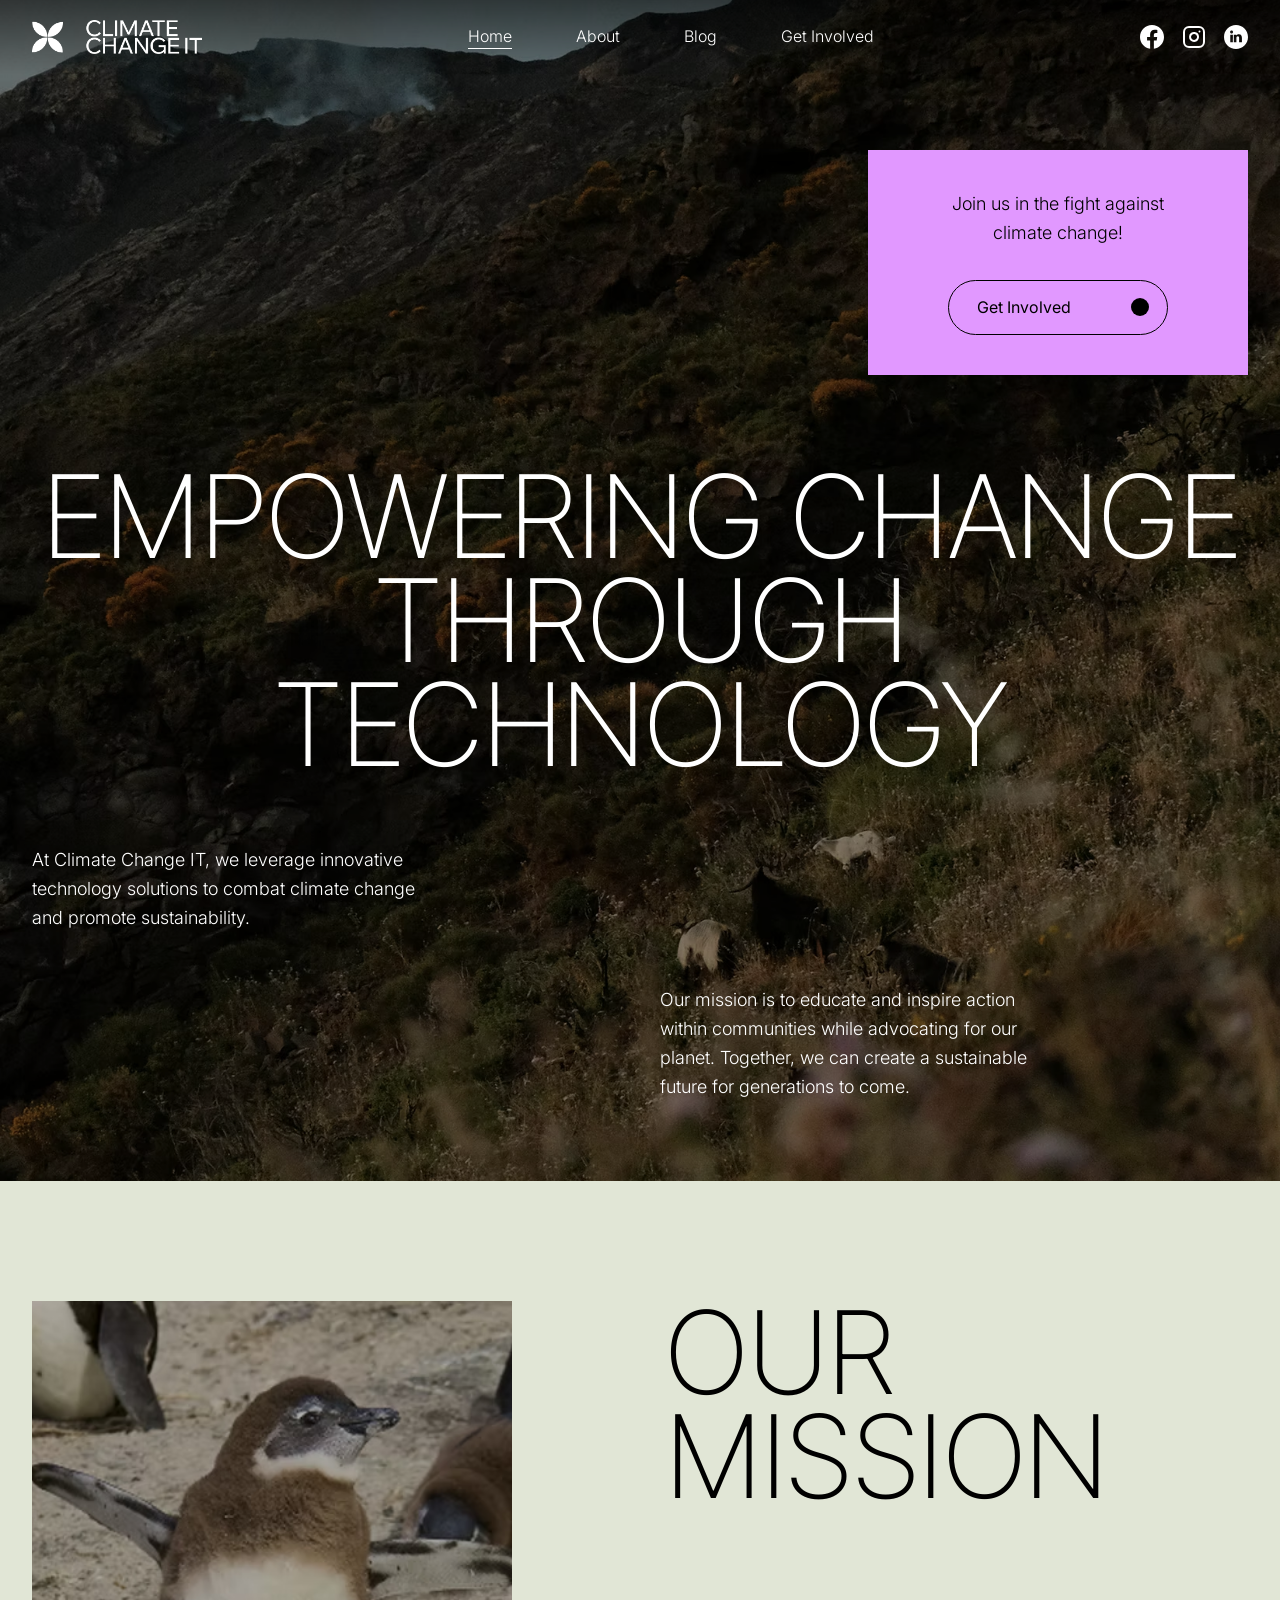
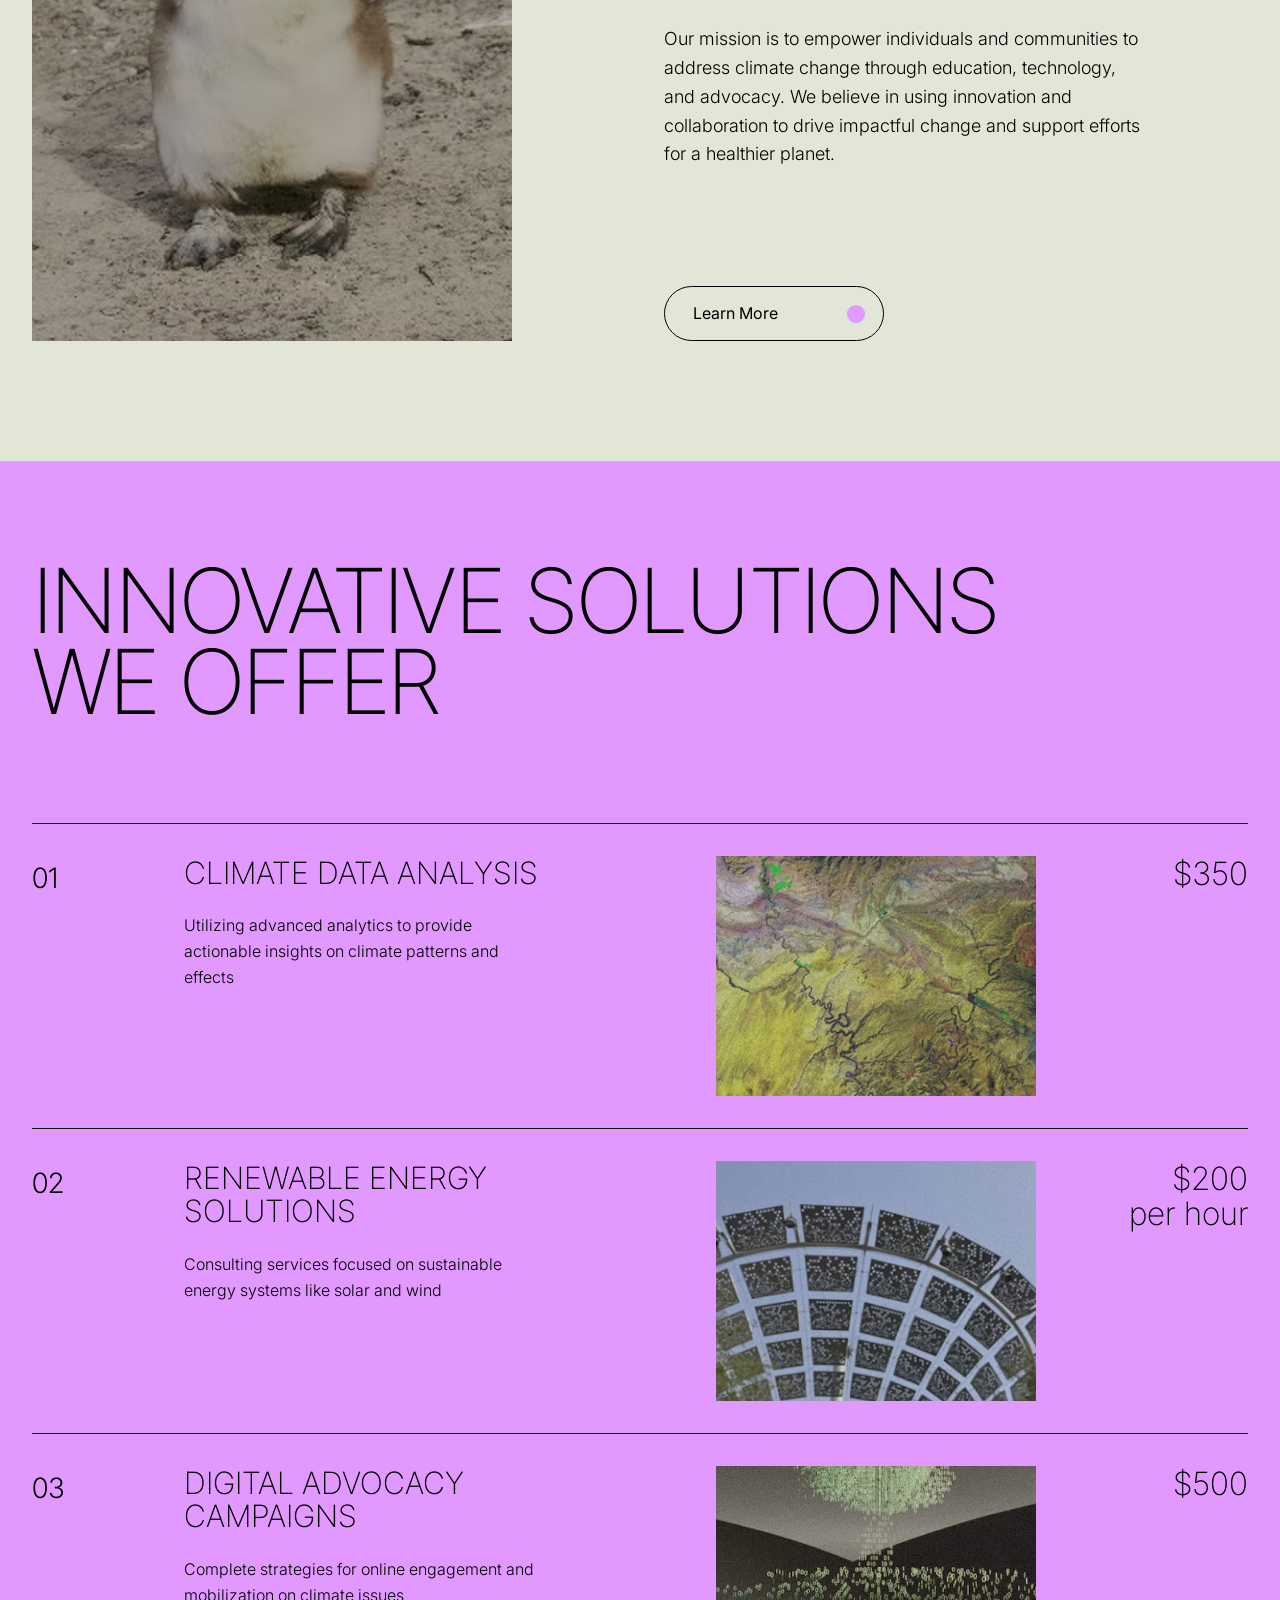
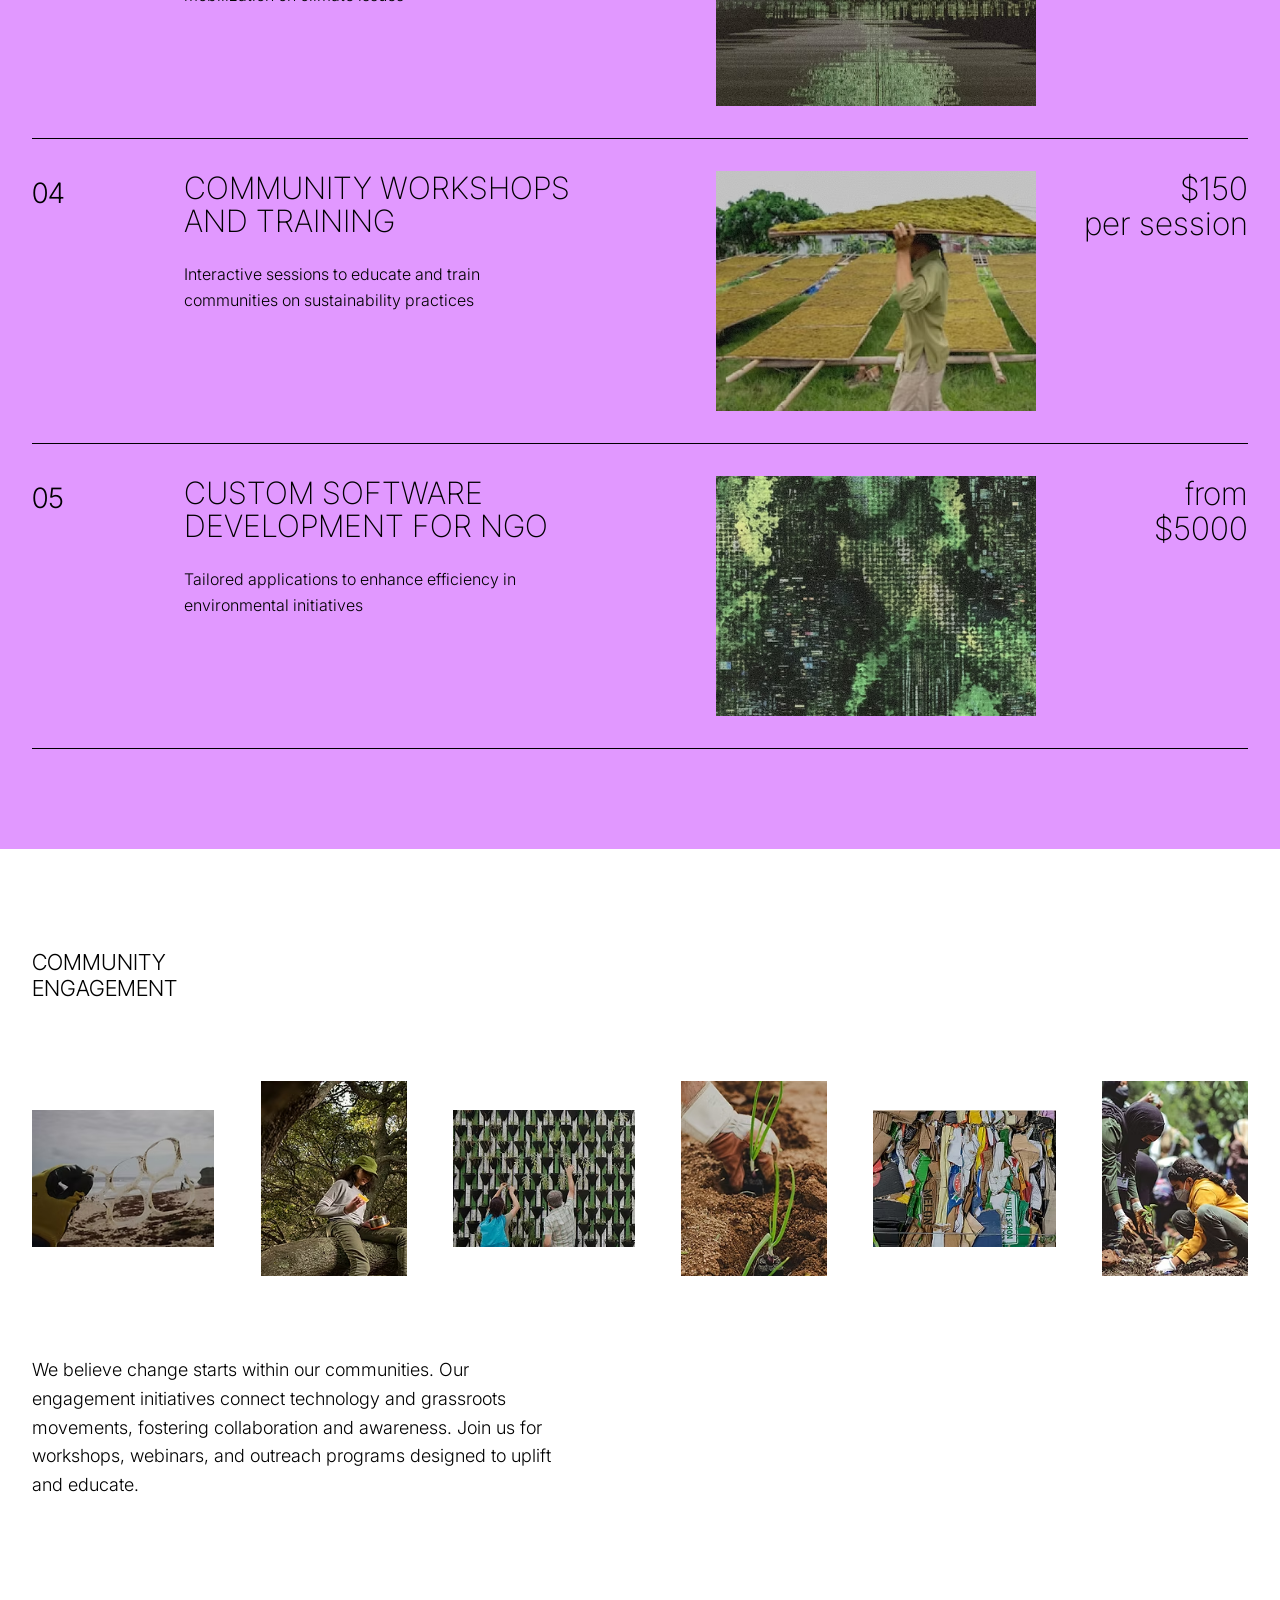
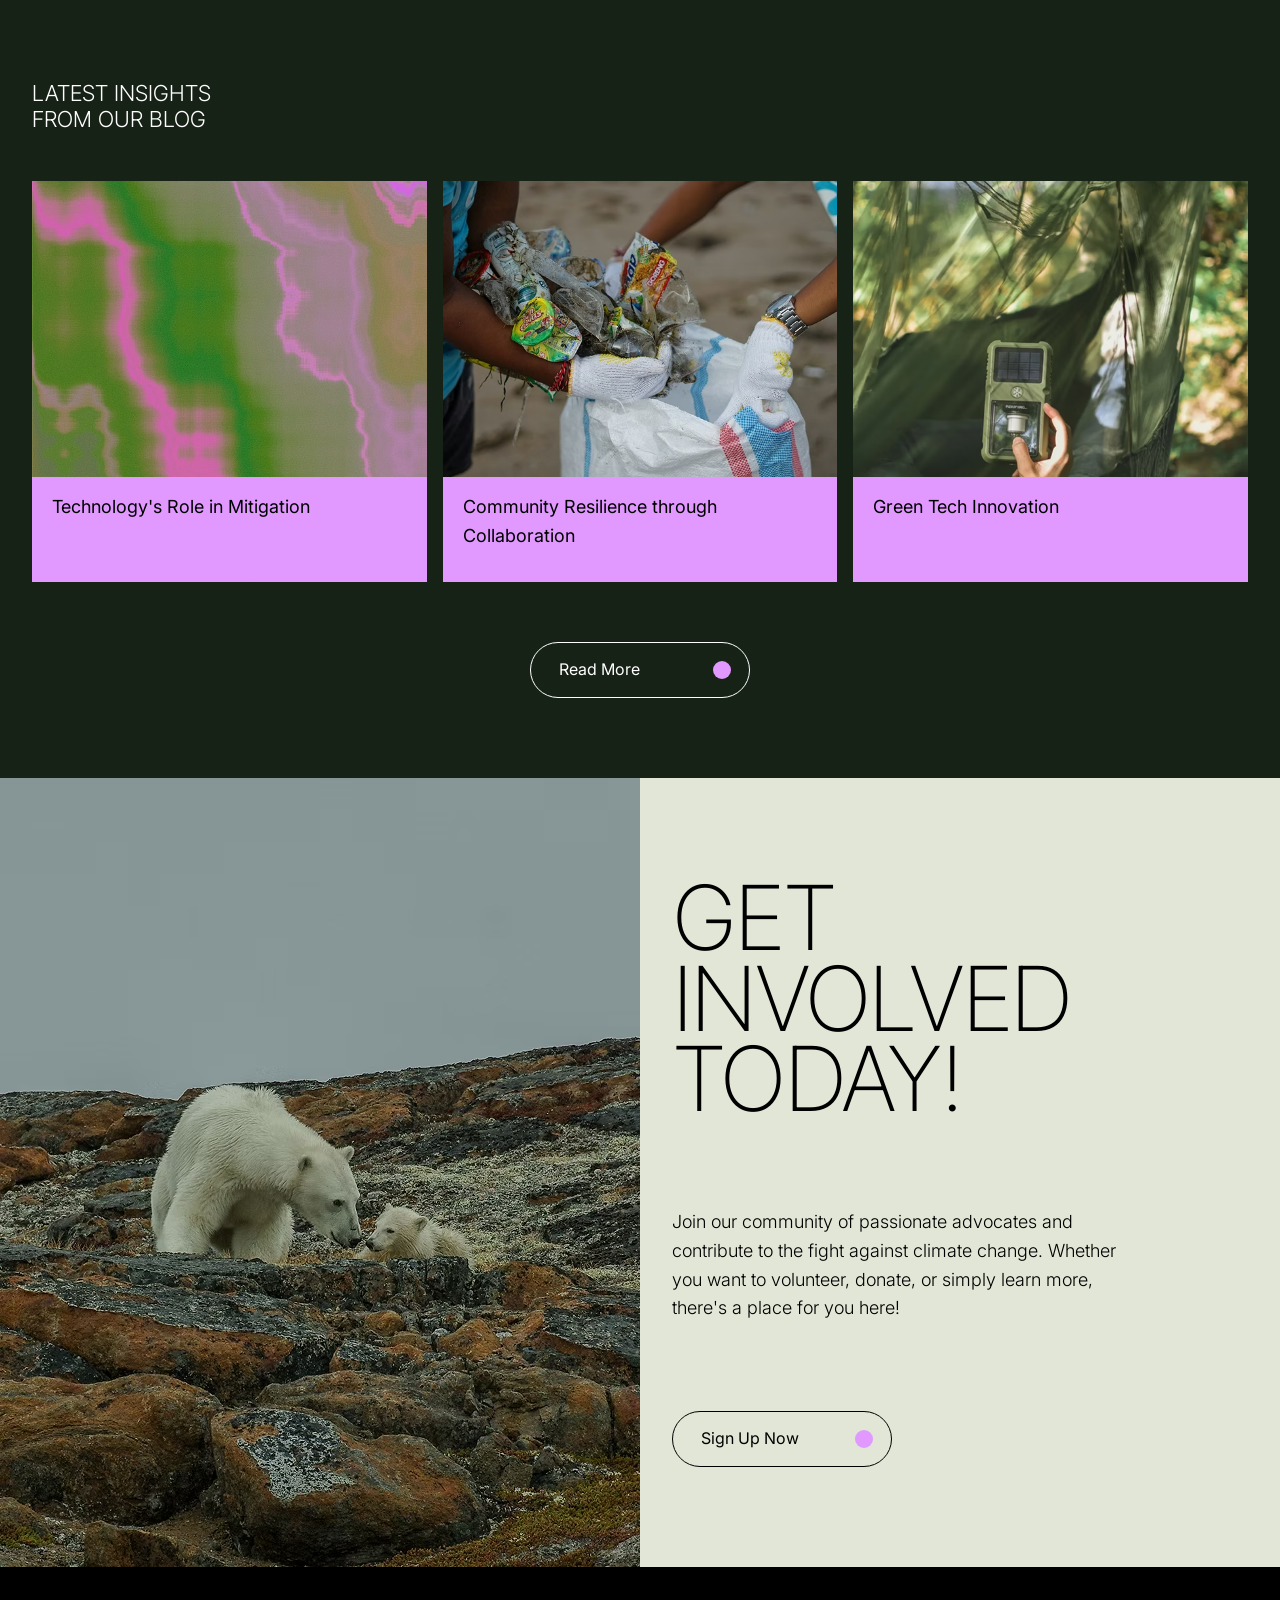
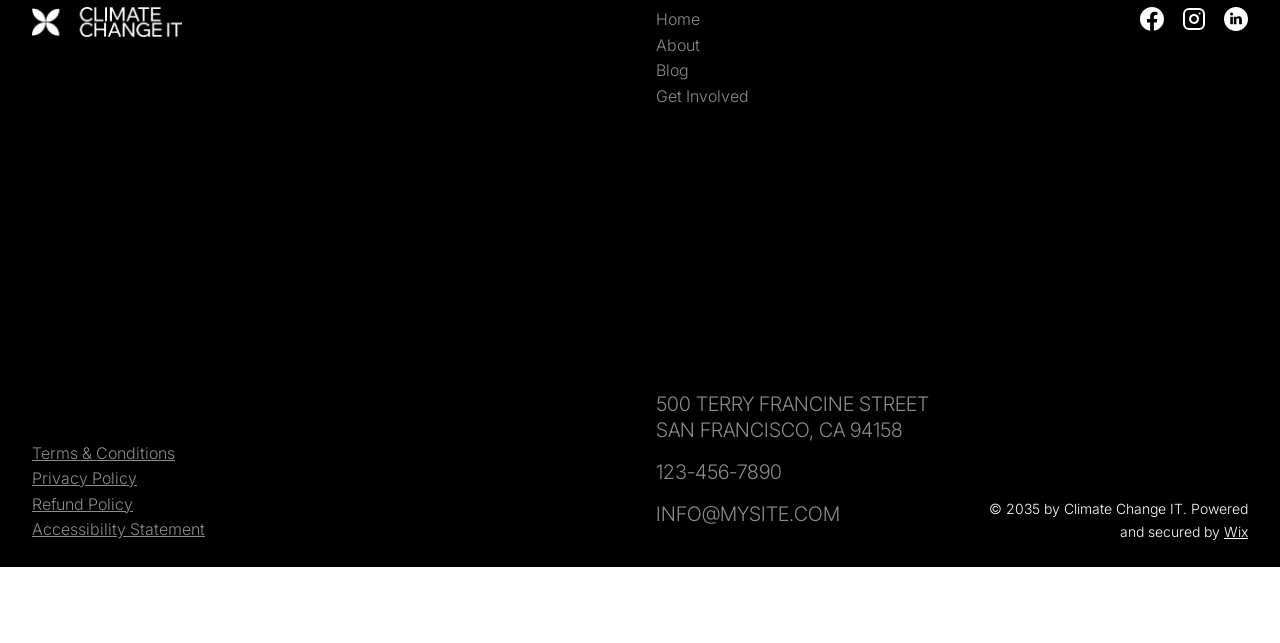
<file: index.html>
<!DOCTYPE html>
<html lang="en">
<head>
  <meta charset="UTF-8">
  <meta name="viewport" content="width=device-width, initial-scale=1.0">
  <title>Home | Climate Change IT</title>

  <!-- Google Fonts -->
  <link rel="preconnect" href="https://fonts.googleapis.com">
  <link rel="preconnect" href="https://fonts.gstatic.com" crossorigin>
  <link href="https://fonts.googleapis.com/css2?family=Inter+Tight:wght@200;300;400&family=Inter:wght@300;400;500&display=swap" rel="stylesheet">

  <!-- AOS ანიმაციების ბიბლიოთეკა (CSS) -->
  <link rel="stylesheet" href="https://unpkg.com/aos@2.3.4/dist/aos.css">

  <link rel="stylesheet" href="style.css">
</head>
<body>

  <!-- ================= HEADER ================= -->
  <header class="header">
    <a class="logo" href="index.html">
      <img src="imgs/logo.png" alt="Climate Change IT">
    </a>

    <!-- ბურგერ მენიუ JS-ის გარეშე: checkbox + label (მუშაობს მხოლოდ მობილურზე) -->
    <input type="checkbox" id="menu-toggle" class="menu-toggle">
    <label for="menu-toggle" class="burger" aria-label="Open menu">
      <span></span>
      <span></span>
      <span></span>
    </label>

    <nav class="nav">
      <ul class="nav__list">
        <li><a class="active" href="index.html">Home</a></li>
        <li><a href="pages/about.html">About</a></li>
        <li><a href="pages/blog.html">Blog</a></li>
        <li><a href="pages/get-involved.html">Get Involved</a></li>
      </ul>
    </nav>

    <div class="socials">
      <a href="https://www.facebook.com/wix" target="_blank" aria-label="Facebook">
        <svg viewBox="0 0 24 24" fill="currentColor"><path d="M12 0C5.373 0 0 5.373 0 12c0 5.99 4.388 10.954 10.125 11.854v-8.385H7.078v-3.47h3.047V9.356c0-3.007 1.792-4.669 4.533-4.669 1.312 0 2.686.235 2.686.235v2.953H15.83c-1.491 0-1.956.925-1.956 1.874v2.25h3.328l-.532 3.47h-2.796v8.385C19.612 22.954 24 17.99 24 12c0-6.627-5.373-12-12-12z"/></svg>
      </a>
      <a href="https://www.instagram.com/wix" target="_blank" aria-label="Instagram">
        <svg viewBox="0 0 24 24" fill="none" stroke="currentColor" stroke-width="2" stroke-linecap="round" stroke-linejoin="round"><rect x="2" y="2" width="20" height="20" rx="5" ry="5"></rect><path d="M16 11.37A4 4 0 1 1 12.63 8 4 4 0 0 1 16 11.37z"></path><line x1="17.5" y1="6.5" x2="17.51" y2="6.5"></line></svg>
      </a>
      <a href="https://www.linkedin.com/company/wix-com" target="_blank" aria-label="LinkedIn">
        <svg viewBox="0 0 24 24" fill="currentColor"><path d="M12 0C5.373 0 0 5.373 0 12s5.373 12 12 12 12-5.373 12-12S18.627 0 12 0zm-3.12 17.203H6.28V9.672h2.6V17.203zM7.58 8.527c-.832 0-1.508-.676-1.508-1.508 0-.832.676-1.508 1.508-1.508.832 0 1.508.676 1.508 1.508 0 .832-.676 1.508-1.508 1.508zm10.14 8.676h-2.6v-3.79c0-.904-.017-2.067-1.26-2.067-1.26 0-1.453.984-1.453 2.002v3.855h-2.6V9.672h2.496v1.028h.035c.348-.658 1.196-1.352 2.464-1.352 2.636 0 3.118 1.735 3.118 3.992v3.863z"/></svg>
      </a>
    </div>
  </header>

  <main>
    <!-- ================= HERO ================= -->
    <section class="hero">
      <div class="hero__box">
        <p>Join us in the fight against<br>climate change!</p>
        <a class="btn btn--black-dot" href="pages/get-involved.html">Get Involved <span class="btn__dot"></span></a>
      </div>

      <h1 class="hero__title title-xl" data-aos="zoom-out">Empowering change<br>through technology</h1>

      <div class="hero__texts">
        <p data-aos="fade-right">At Climate Change IT, we leverage innovative technology solutions to combat climate change and promote sustainability.</p>
        <p data-aos="fade-right" data-aos-delay="200">Our mission is to educate and inspire action within communities while advocating for our planet. Together, we can create a sustainable future for generations to come.</p>
      </div>
    </section>

    <!-- ================= OUR MISSION ================= -->
    <section class="mission">
      <div class="mission__img" data-aos="fade-right">
        <img src="imgs/22.avif" alt="Wind turbines in a green field">
      </div>
      <div class="mission__content">
        <h2 class="title-xl" data-aos="fade-up">Our<br>mission</h2>
        <p>Our mission is to empower individuals and communities to address climate change through education, technology, and advocacy. We believe in using innovation and collaboration to drive impactful change and support efforts for a healthier planet.</p>
        <a class="btn" href="pages/about.html">Learn More <span class="btn__dot"></span></a>
      </div>
    </section>

    <!-- ================= SERVICES ================= -->
    <section class="services">
      <h2 class="services__title title-l" data-aos="zoom-out">Innovative solutions we offer</h2>

      <article class="service" data-aos="fade-up">
        <p class="service__num">01</p>
        <div class="service__info">
          <h3>Climate Data Analysis</h3>
          <p>Utilizing advanced analytics to provide actionable insights on climate patterns and effects</p>
        </div>
        <img class="service__img" src="imgs/23.avif" alt="Climate Data Analysis">
        <p class="service__price">$350</p>
      </article>

      <article class="service" data-aos="fade-up">
        <p class="service__num">02</p>
        <div class="service__info">
          <h3>Renewable Energy Solutions</h3>
          <p>Consulting services focused on sustainable energy systems like solar and wind</p>
        </div>
        <img class="service__img" src="imgs/24.avif" alt="Renewable Energy Solutions">
        <p class="service__price">$200<br>per hour</p>
      </article>

      <article class="service" data-aos="fade-up">
        <p class="service__num">03</p>
        <div class="service__info">
          <h3>Digital Advocacy Campaigns</h3>
          <p>Complete strategies for online engagement and mobilization on climate issues</p>
        </div>
        <img class="service__img" src="imgs/25.avif" alt="Digital Advocacy Campaigns">
        <p class="service__price">$500</p>
      </article>

      <article class="service" data-aos="fade-up">
        <p class="service__num">04</p>
        <div class="service__info">
          <h3>Community Workshops and Training</h3>
          <p>Interactive sessions to educate and train communities on sustainability practices</p>
        </div>
        <img class="service__img" src="imgs/26.avif" alt="Community Workshops and Training">
        <p class="service__price">$150<br>per session</p>
      </article>

      <article class="service" data-aos="fade-up">
        <p class="service__num">05</p>
        <div class="service__info">
          <h3>Custom Software Development for NGO</h3>
          <p>Tailored applications to enhance efficiency in environmental initiatives</p>
        </div>
        <img class="service__img" src="imgs/27.avif" alt="Custom Software Development for NGO">
        <p class="service__price">from<br>$5000</p>
      </article>
    </section>

    <!-- ================= COMMUNITY ================= -->
    <section class="community">
      <h2 class="community__title title-s" data-aos="fade-right">Community<br>engagement</h2>

      <div class="gallery" data-aos="fade-up">
      <img class="wide" src="imgs/imgForSmthLikeGal1.avif" alt="Community photo 1">
      <img class="tall" src="imgs/imgForSmthLikeGal2.avif" alt="Community photo 2">
      <img class="wide" src="imgs/imgForSmthLikeGal3.avif" alt="Community photo 3">
      <img class="tall" src="imgs/imgForSmthLikeGal4.avif" alt="Community photo 4">
      <img class="wide" src="imgs/imgForSmthLikeGal5.avif" alt="Community photo 5">
      <img class="tall" src="imgs/imgForSmthLikeGal6.avif" alt="Community photo 6">
      </div>

      <p class="community__text" data-aos="fade-right">We believe change starts within our communities. Our engagement initiatives connect technology and grassroots movements, fostering collaboration and awareness. Join us for workshops, webinars, and outreach programs designed to uplift and educate.</p>
    </section>

    <!-- ================= LATEST INSIGHTS ================= -->
    <section class="insights">
      <h2 class="insights__title title-s">Latest insights<br>from our blog</h2>

      <div class="cards">
      <a class="card" href="pages/post.html" data-aos="fade-up" data-aos-delay="0">
        <img src="imgs/cards1.avif" alt="Technology's Role in Mitigation">
        <p class="card__title">Technology's Role in Mitigation</p>
      </a>
      <a class="card" href="pages/post.html" data-aos="fade-up" data-aos-delay="100">
        <img src="imgs/cards2.avif" alt="Community Resilience through Collaboration">
        <p class="card__title">Community Resilience through Collaboration</p>
      </a>
      <a class="card" href="pages/post.html" data-aos="fade-up" data-aos-delay="200">
        <img src="imgs/cards3.avif" alt="Green Tech Innovation">
        <p class="card__title">Green Tech Innovation</p>
      </a>
      </div>

      <div class="insights__more">
        <a class="btn" href="pages/blog.html">Read More <span class="btn__dot"></span></a>
      </div>
    </section>

    <!-- ================= GET INVOLVED TODAY ================= -->
    <section class="join">
      <img class="join__img" src="imgs/get-involved-img.avif" alt="Polar bear on the ice" data-aos="fade-right">
      <div class="join__content">
        <h2 class="title-l">Get involved today!</h2>
        <p data-aos="fade-up">Join our community of passionate advocates and contribute to the fight against climate change. Whether you want to volunteer, donate, or simply learn more, there's a place for you here!</p>
        <a class="btn" href="pages/get-involved.html">Sign Up Now <span class="btn__dot"></span></a>
      </div>
    </section>
  </main>

  <!-- ================= FOOTER ================= -->
  <footer class="footer">
    <div class="footer__col">
      <a class="footer__logo" href="index.html">
        <img src="imgs/logo.png" alt="Climate Change IT">
      </a>
      <div class="footer__links">
        <a href="pages/terms.html">Terms &amp; Conditions</a>
        <a href="pages/privacy.html">Privacy Policy</a>
        <a href="pages/refund.html">Refund Policy</a>
        <a href="pages/accessibility.html">Accessibility Statement</a>
      </div>
    </div>

    <img class="footer__img" src="imgs/img-footer.avif" alt="Green forest" data-aos="fade-up">

    <div class="footer__col">
      <div class="footer__nav">
        <a href="index.html">Home</a>
        <a href="pages/about.html">About</a>
        <a href="pages/blog.html">Blog</a>
        <a href="pages/get-involved.html">Get Involved</a>
      </div>
      <address class="footer__contact">
        <p>500 Terry Francine Street<br>San Francisco, CA 94158</p>
        <p><a href="tel:1234567890">123-456-7890</a></p>
        <p><a href="mailto:info@mysite.com">info@mysite.com</a></p>
      </address>
    </div>

    <div class="footer__col">
      <div class="socials">
        <a href="https://www.facebook.com/wix" target="_blank" aria-label="Facebook">
          <svg viewBox="0 0 24 24" fill="currentColor"><path d="M12 0C5.373 0 0 5.373 0 12c0 5.99 4.388 10.954 10.125 11.854v-8.385H7.078v-3.47h3.047V9.356c0-3.007 1.792-4.669 4.533-4.669 1.312 0 2.686.235 2.686.235v2.953H15.83c-1.491 0-1.956.925-1.956 1.874v2.25h3.328l-.532 3.47h-2.796v8.385C19.612 22.954 24 17.99 24 12c0-6.627-5.373-12-12-12z"/></svg>
        </a>
        <a href="https://www.instagram.com/wix" target="_blank" aria-label="Instagram">
          <svg viewBox="0 0 24 24" fill="none" stroke="currentColor" stroke-width="2" stroke-linecap="round" stroke-linejoin="round"><rect x="2" y="2" width="20" height="20" rx="5" ry="5"></rect><path d="M16 11.37A4 4 0 1 1 12.63 8 4 4 0 0 1 16 11.37z"></path><line x1="17.5" y1="6.5" x2="17.51" y2="6.5"></line></svg>
        </a>
        <a href="https://www.linkedin.com/company/wix-com" target="_blank" aria-label="LinkedIn">
          <svg viewBox="0 0 24 24" fill="currentColor"><path d="M12 0C5.373 0 0 5.373 0 12s5.373 12 12 12 12-5.373 12-12S18.627 0 12 0zm-3.12 17.203H6.28V9.672h2.6V17.203zM7.58 8.527c-.832 0-1.508-.676-1.508-1.508 0-.832.676-1.508 1.508-1.508.832 0 1.508.676 1.508 1.508 0 .832-.676 1.508-1.508 1.508zm10.14 8.676h-2.6v-3.79c0-.904-.017-2.067-1.26-2.067-1.26 0-1.453.984-1.453 2.002v3.855h-2.6V9.672h2.496v1.028h.035c.348-.658 1.196-1.352 2.464-1.352 2.636 0 3.118 1.735 3.118 3.992v3.863z"/></svg>
        </a>
      </div>
      <p class="copyright">© 2035 by Climate Change IT. Powered and secured by <a href="https://www.wix.com" target="_blank">Wix</a></p>
    </div>
  </footer>

  <!-- AOS ბიბლიოთეკა — ეს ერთადერთი სკრიპტია, მხოლოდ ანიმაციების ჩასართავად -->
  <script src="https://unpkg.com/aos@2.3.4/dist/aos.js"></script>
  <script>AOS.init({ once: true, duration: 800 });</script>
</body>
</html>
</file>
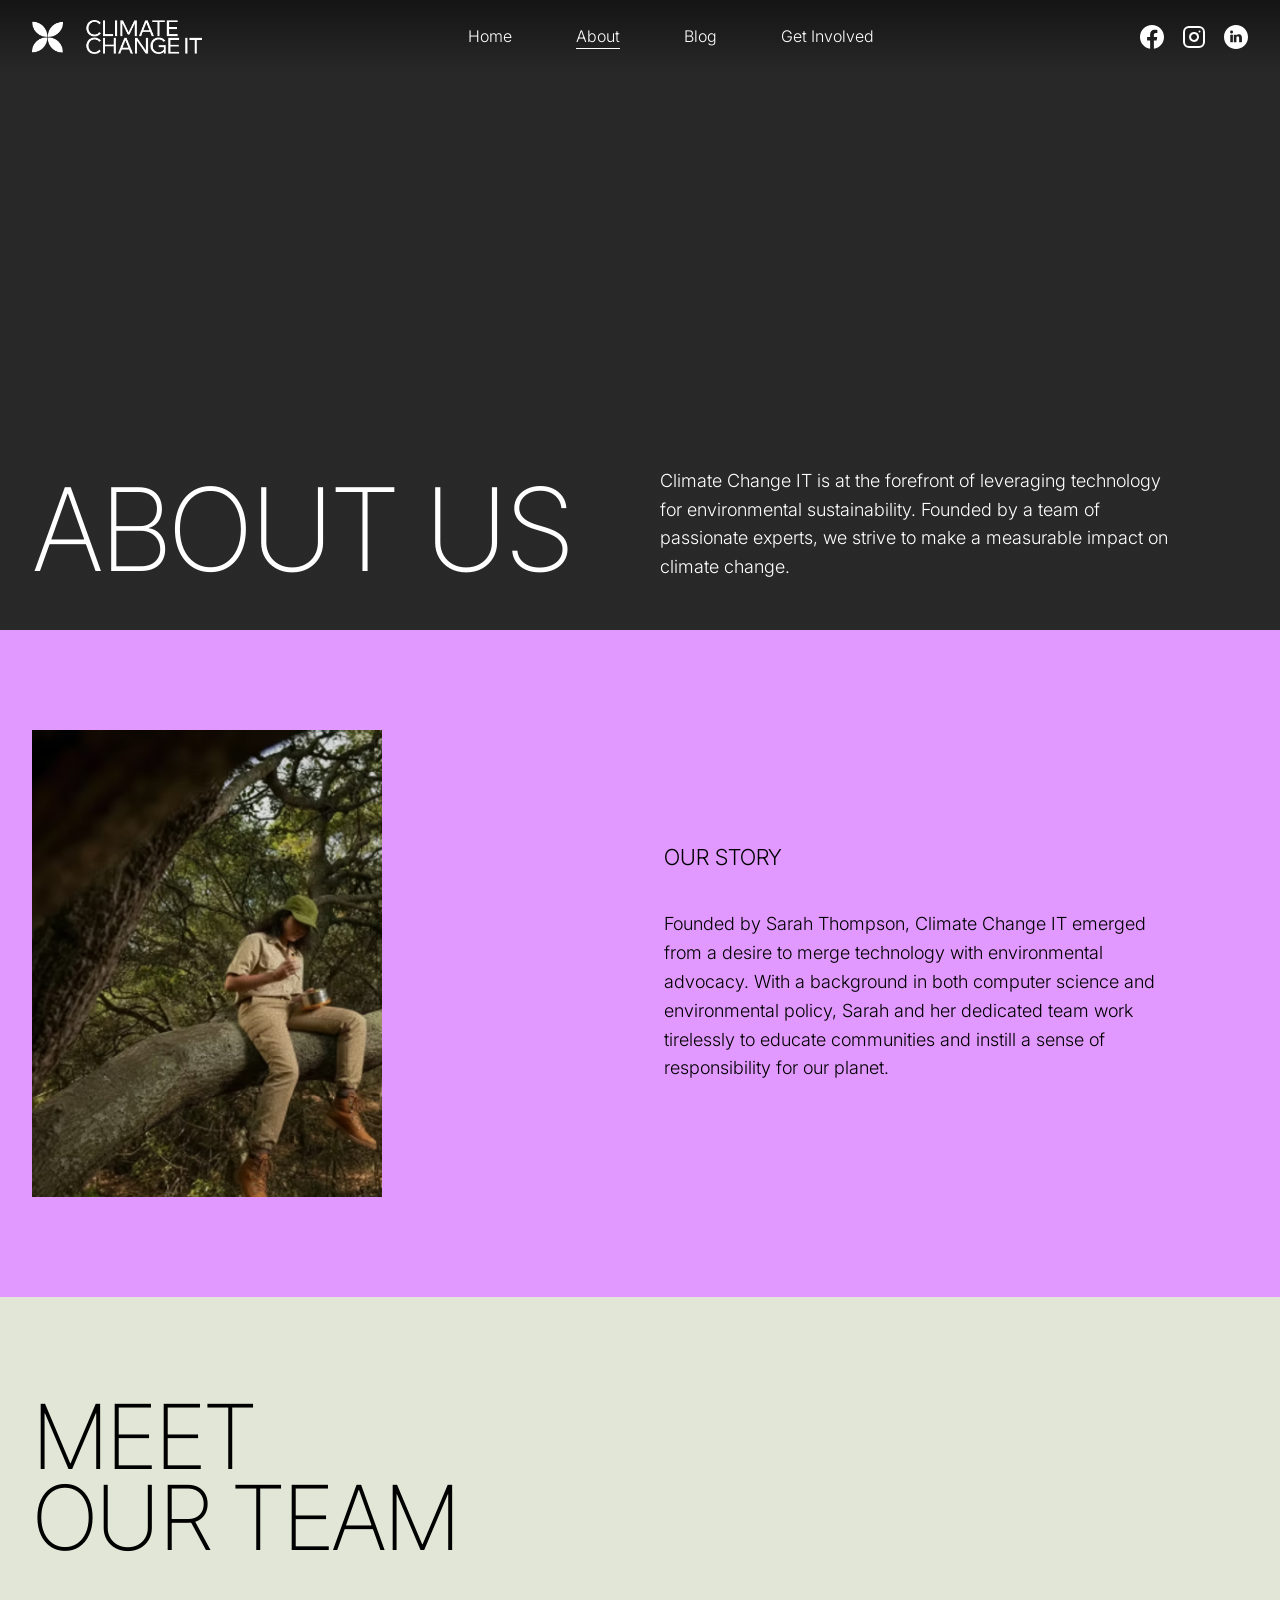
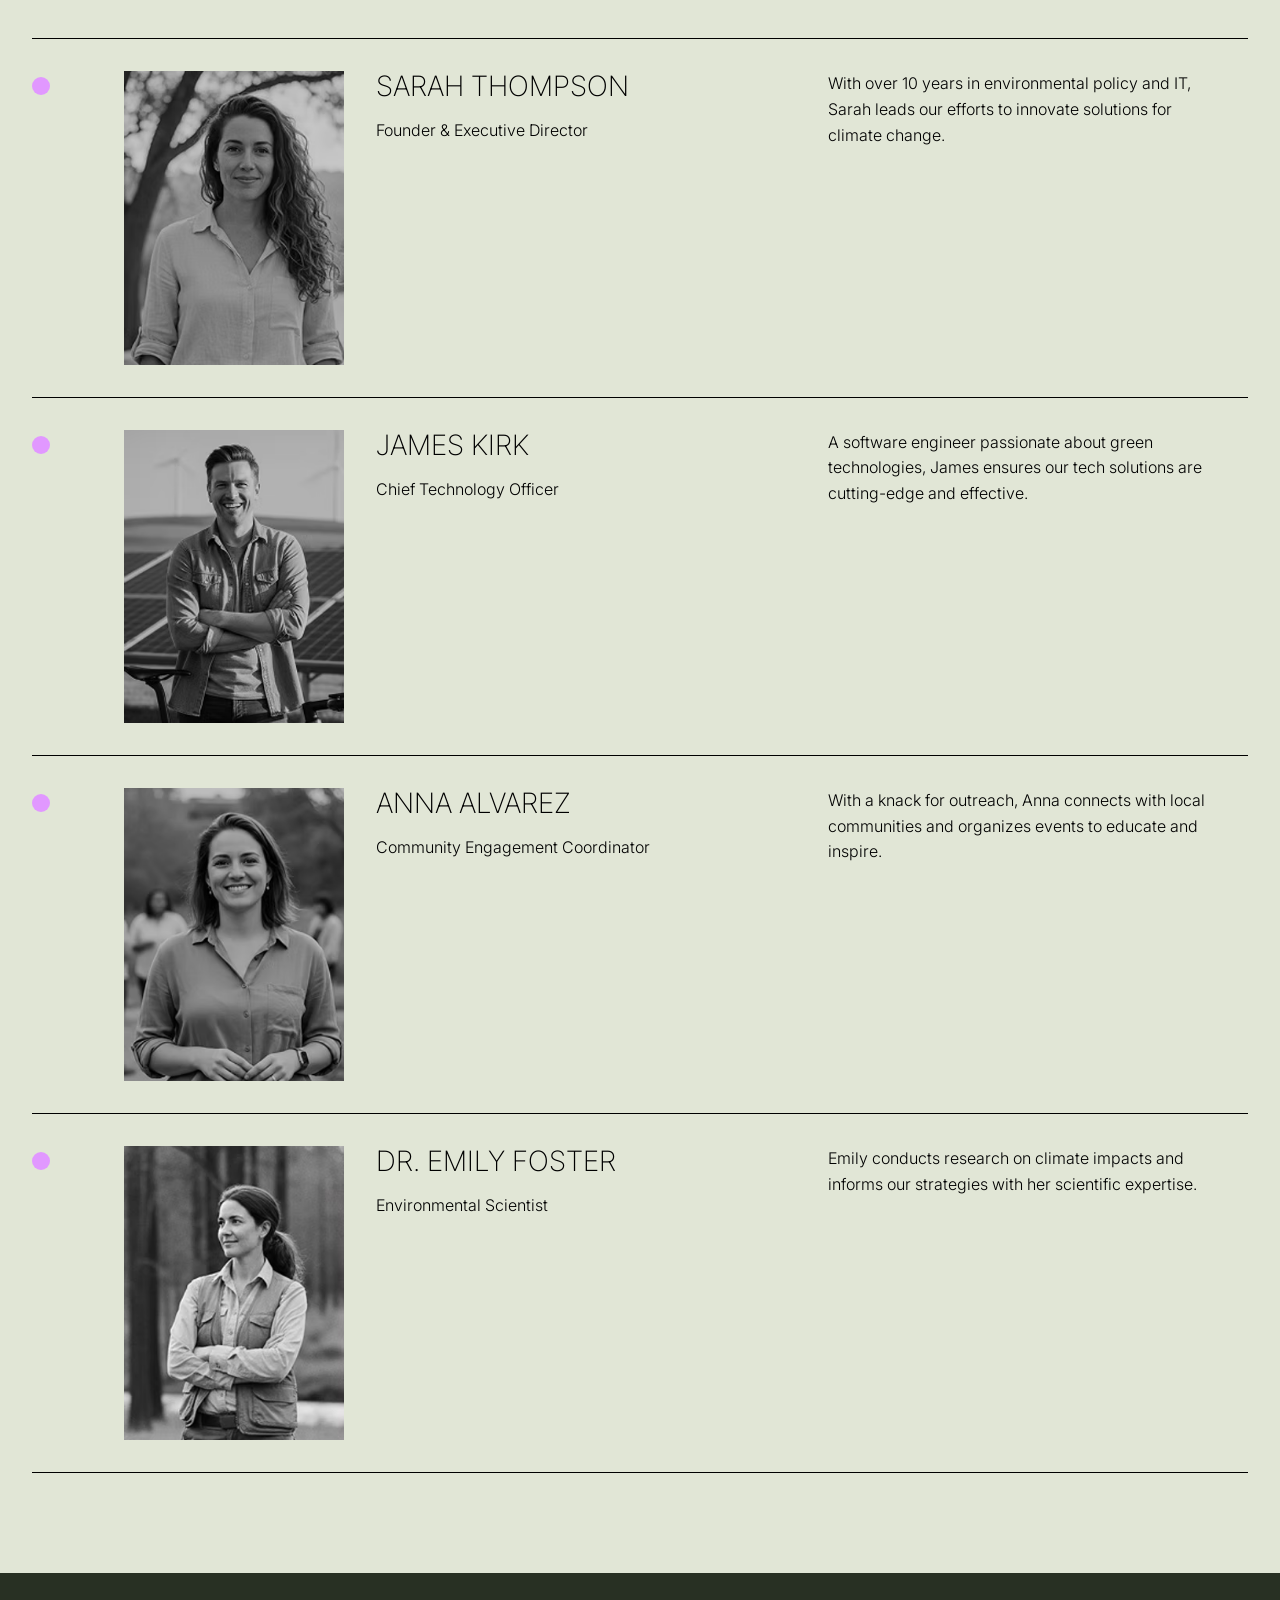
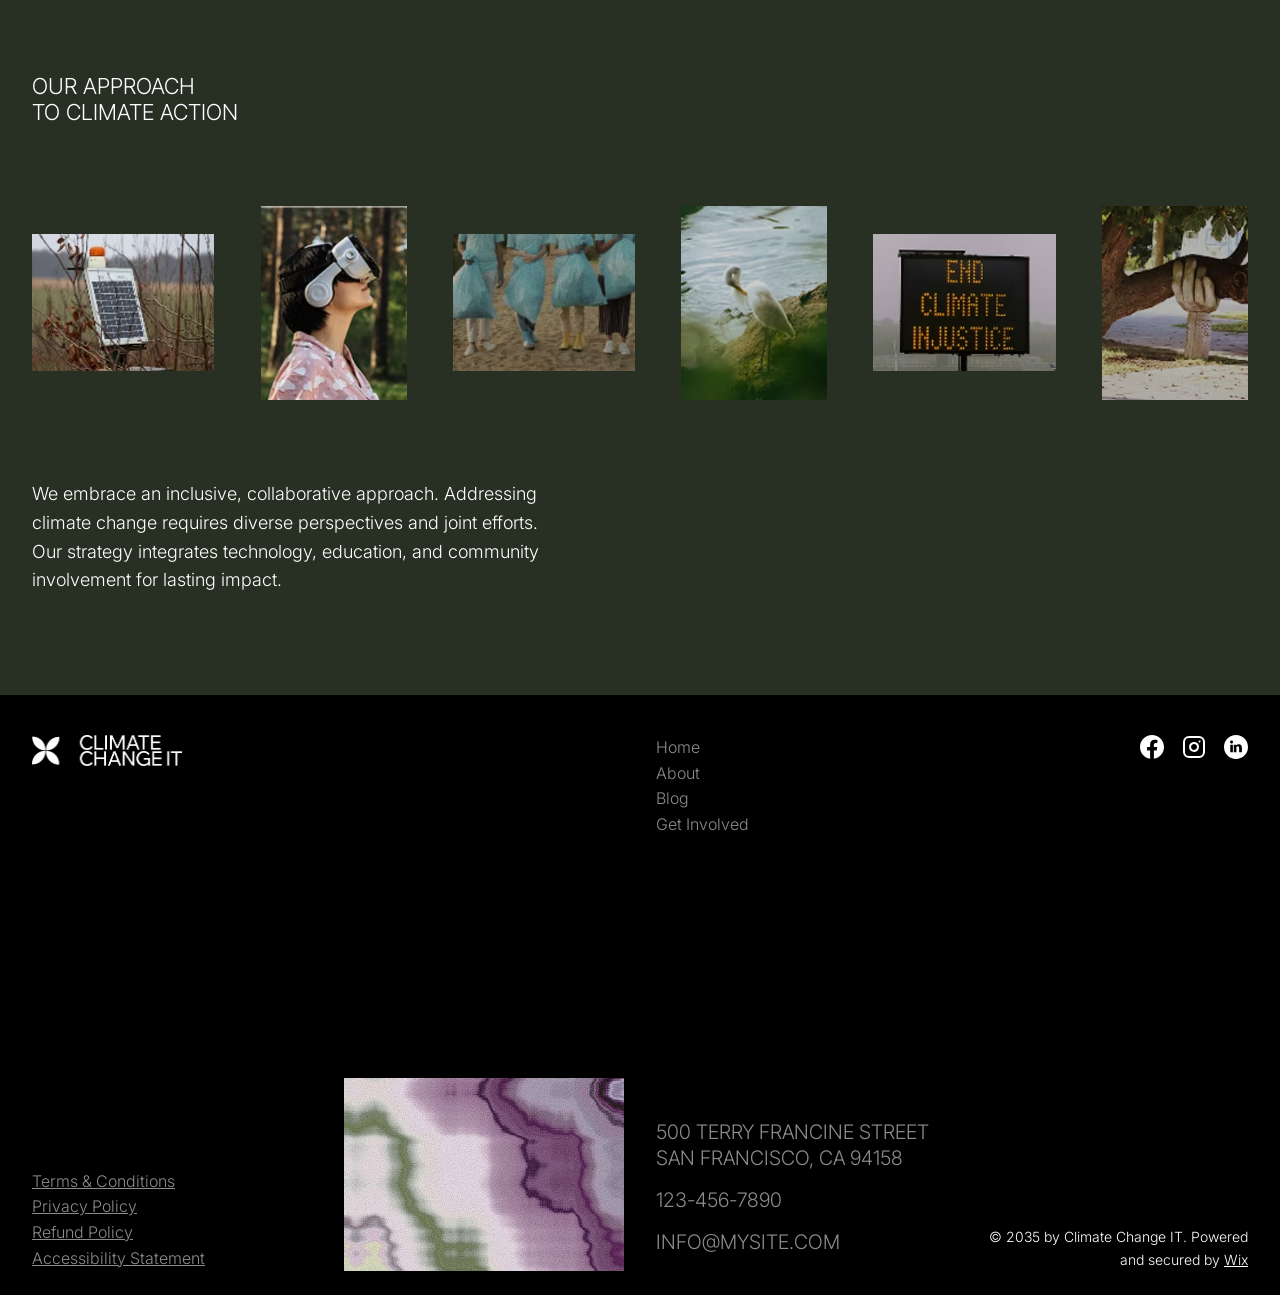
<file: pages/about.html>
<!DOCTYPE html>
<html lang="en">
<head>
  <meta charset="UTF-8">
  <meta name="viewport" content="width=device-width, initial-scale=1.0">
  <title>About | Climate Change IT</title>

  <!-- Google Fonts -->
  <link rel="preconnect" href="https://fonts.googleapis.com">
  <link rel="preconnect" href="https://fonts.gstatic.com" crossorigin>
  <link href="https://fonts.googleapis.com/css2?family=Inter+Tight:wght@200;300;400&family=Inter:wght@300;400;500&display=swap" rel="stylesheet">

  <!-- AOS ანიმაციების ბიბლიოთეკა (CSS) -->
  <link rel="stylesheet" href="https://unpkg.com/aos@2.3.4/dist/aos.css">

  <link rel="stylesheet" href="../style.css">
</head>
<body>

  <!-- ================= HEADER ================= -->
  <header class="header">
    <a class="logo" href="../index.html">
      <img src="../imgs/logo.png" alt="Climate Change IT">
    </a>

    <!-- ბურგერ მენიუ JS-ის გარეშე: checkbox + label (მუშაობს მხოლოდ მობილურზე) -->
    <input type="checkbox" id="menu-toggle" class="menu-toggle">
    <label for="menu-toggle" class="burger" aria-label="Open menu">
      <span></span>
      <span></span>
      <span></span>
    </label>

    <nav class="nav">
      <ul class="nav__list">
        <li><a href="../index.html">Home</a></li>
        <li><a class="active" href="about.html">About</a></li>
        <li><a href="blog.html">Blog</a></li>
        <li><a href="get-involved.html">Get Involved</a></li>
      </ul>
    </nav>

    <div class="socials">
      <a href="https://www.facebook.com/wix" target="_blank" aria-label="Facebook">
        <svg viewBox="0 0 24 24" fill="currentColor"><path d="M12 0C5.373 0 0 5.373 0 12c0 5.99 4.388 10.954 10.125 11.854v-8.385H7.078v-3.47h3.047V9.356c0-3.007 1.792-4.669 4.533-4.669 1.312 0 2.686.235 2.686.235v2.953H15.83c-1.491 0-1.956.925-1.956 1.874v2.25h3.328l-.532 3.47h-2.796v8.385C19.612 22.954 24 17.99 24 12c0-6.627-5.373-12-12-12z"/></svg>
      </a>
      <a href="https://www.instagram.com/wix" target="_blank" aria-label="Instagram">
        <svg viewBox="0 0 24 24" fill="none" stroke="currentColor" stroke-width="2" stroke-linecap="round" stroke-linejoin="round"><rect x="2" y="2" width="20" height="20" rx="5" ry="5"></rect><path d="M16 11.37A4 4 0 1 1 12.63 8 4 4 0 0 1 16 11.37z"></path><line x1="17.5" y1="6.5" x2="17.51" y2="6.5"></line></svg>
      </a>
      <a href="https://www.linkedin.com/company/wix-com" target="_blank" aria-label="LinkedIn">
        <svg viewBox="0 0 24 24" fill="currentColor"><path d="M12 0C5.373 0 0 5.373 0 12s5.373 12 12 12 12-5.373 12-12S18.627 0 12 0zm-3.12 17.203H6.28V9.672h2.6V17.203zM7.58 8.527c-.832 0-1.508-.676-1.508-1.508 0-.832.676-1.508 1.508-1.508.832 0 1.508.676 1.508 1.508 0 .832-.676 1.508-1.508 1.508zm10.14 8.676h-2.6v-3.79c0-.904-.017-2.067-1.26-2.067-1.26 0-1.453.984-1.453 2.002v3.855h-2.6V9.672h2.496v1.028h.035c.348-.658 1.196-1.352 2.464-1.352 2.636 0 3.118 1.735 3.118 3.992v3.863z"/></svg>
      </a>
    </div>
  </header>

  <main>
    <!-- ================= HERO ================= -->
    <section class="page-hero page-hero--about">
      <div class="page-hero__inner">
        <h1 class="title-xl" data-aos="zoom-in">About us</h1>
        <p data-aos="fade-up">Climate Change IT is at the forefront of leveraging technology for environmental sustainability. Founded by a team of passionate experts, we strive to make a measurable impact on climate change.</p>
      </div>
    </section>

    <!-- ================= OUR STORY ================= -->
    <section class="story">
      <img src="../imgs/about-img.avif" alt="Our team at work" data-aos="fade-right">
      <div class="story__text">
        <h2 class="title-s">Our story</h2>
        <p data-aos="fade-up">Founded by Sarah Thompson, Climate Change IT emerged from a desire to merge technology with environmental advocacy. With a background in both computer science and environmental policy, Sarah and her dedicated team work tirelessly to educate communities and instill a sense of responsibility for our planet.</p>
      </div>
    </section>

    <!-- ================= TEAM ================= -->
    <section class="team">
      <h2 class="team__title title-l" data-aos="zoom-in">Meet<br>our team</h2>

      <article class="member" data-aos="fade-up">
        <span class="member__dot"></span>
        <img src="../imgs/about-list1.avif" alt="Sarah Thompson">
        <div class="member__info">
          <h3>Sarah Thompson</h3>
          <p>Founder &amp; Executive Director</p>
        </div>
        <p class="member__bio">With over 10 years in environmental policy and IT, Sarah leads our efforts to innovate solutions for climate change.</p>
      </article>

      <article class="member" data-aos="fade-up">
        <span class="member__dot"></span>
        <img src="../imgs/about-list2.avif" alt="James Kirk">
        <div class="member__info">
          <h3>James Kirk</h3>
          <p>Chief Technology Officer</p>
        </div>
        <p class="member__bio">A software engineer passionate about green technologies, James ensures our tech solutions are cutting-edge and effective.</p>
      </article>

      <article class="member" data-aos="fade-up">
        <span class="member__dot"></span>
        <img src="../imgs/about-list3.avif" alt="Anna Alvarez">
        <div class="member__info">
          <h3>Anna Alvarez</h3>
          <p>Community Engagement Coordinator</p>
        </div>
        <p class="member__bio">With a knack for outreach, Anna connects with local communities and organizes events to educate and inspire.</p>
      </article>

      <article class="member" data-aos="fade-up">
        <span class="member__dot"></span>
        <img src="../imgs/about-list4.avif" alt="Dr. Emily Foster">
        <div class="member__info">
          <h3>Dr. Emily Foster</h3>
          <p>Environmental Scientist</p>
        </div>
        <p class="member__bio">Emily conducts research on climate impacts and informs our strategies with her scientific expertise.</p>
      </article>
    </section>

    <!-- ================= OUR APPROACH ================= -->
    <section class="community community--dark">
      <h2 class="community__title title-s" data-aos="fade-right">Our approach<br>to climate action</h2>

      <div class="gallery" data-aos="fade-up">
      <img class="wide" src="../imgs/imgforaboutgallery1.avif" alt="Climate action photo 1">
      <img class="tall" src="../imgs/imgforaboutgallery2.avif" alt="Climate action photo 2">
      <img class="wide" src="../imgs/imgforaboutgallery3.avif" alt="Climate action photo 3">
      <img class="tall" src="../imgs/imgforaboutgallery4.avif" alt="Climate action photo 4">
      <img class="wide" src="../imgs/imgforaboutgallery5.avif" alt="Climate action photo 5">
      <img class="tall" src="../imgs/imgforaboutgallery6.avif" alt="Climate action photo 6">
      </div>

      <p class="community__text" data-aos="fade-right">We embrace an inclusive, collaborative approach. Addressing climate change requires diverse perspectives and joint efforts. Our strategy integrates technology, education, and community involvement for lasting impact.</p>
    </section>
  </main>

  <!-- ================= FOOTER ================= -->
  <footer class="footer">
    <div class="footer__col">
      <a class="footer__logo" href="../index.html">
        <img src="../imgs/logo.png" alt="Climate Change IT">
      </a>
      <div class="footer__links">
        <a href="terms.html">Terms &amp; Conditions</a>
        <a href="privacy.html">Privacy Policy</a>
        <a href="refund.html">Refund Policy</a>
        <a href="accessibility.html">Accessibility Statement</a>
      </div>
    </div>

    <img class="footer__img" src="../imgs/img-footer.avif" alt="Green forest" data-aos="fade-up">

    <div class="footer__col">
      <div class="footer__nav">
        <a href="../index.html">Home</a>
        <a href="about.html">About</a>
        <a href="blog.html">Blog</a>
        <a href="get-involved.html">Get Involved</a>
      </div>
      <address class="footer__contact">
        <p>500 Terry Francine Street<br>San Francisco, CA 94158</p>
        <p><a href="tel:1234567890">123-456-7890</a></p>
        <p><a href="mailto:info@mysite.com">info@mysite.com</a></p>
      </address>
    </div>

    <div class="footer__col">
      <div class="socials">
        <a href="https://www.facebook.com/wix" target="_blank" aria-label="Facebook">
          <svg viewBox="0 0 24 24" fill="currentColor"><path d="M12 0C5.373 0 0 5.373 0 12c0 5.99 4.388 10.954 10.125 11.854v-8.385H7.078v-3.47h3.047V9.356c0-3.007 1.792-4.669 4.533-4.669 1.312 0 2.686.235 2.686.235v2.953H15.83c-1.491 0-1.956.925-1.956 1.874v2.25h3.328l-.532 3.47h-2.796v8.385C19.612 22.954 24 17.99 24 12c0-6.627-5.373-12-12-12z"/></svg>
        </a>
        <a href="https://www.instagram.com/wix" target="_blank" aria-label="Instagram">
          <svg viewBox="0 0 24 24" fill="none" stroke="currentColor" stroke-width="2" stroke-linecap="round" stroke-linejoin="round"><rect x="2" y="2" width="20" height="20" rx="5" ry="5"></rect><path d="M16 11.37A4 4 0 1 1 12.63 8 4 4 0 0 1 16 11.37z"></path><line x1="17.5" y1="6.5" x2="17.51" y2="6.5"></line></svg>
        </a>
        <a href="https://www.linkedin.com/company/wix-com" target="_blank" aria-label="LinkedIn">
          <svg viewBox="0 0 24 24" fill="currentColor"><path d="M12 0C5.373 0 0 5.373 0 12s5.373 12 12 12 12-5.373 12-12S18.627 0 12 0zm-3.12 17.203H6.28V9.672h2.6V17.203zM7.58 8.527c-.832 0-1.508-.676-1.508-1.508 0-.832.676-1.508 1.508-1.508.832 0 1.508.676 1.508 1.508 0 .832-.676 1.508-1.508 1.508zm10.14 8.676h-2.6v-3.79c0-.904-.017-2.067-1.26-2.067-1.26 0-1.453.984-1.453 2.002v3.855h-2.6V9.672h2.496v1.028h.035c.348-.658 1.196-1.352 2.464-1.352 2.636 0 3.118 1.735 3.118 3.992v3.863z"/></svg>
        </a>
      </div>
      <p class="copyright">© 2035 by Climate Change IT. Powered and secured by <a href="https://www.wix.com" target="_blank">Wix</a></p>
    </div>
  </footer>

  <!-- AOS ბიბლიოთეკა — ეს ერთადერთი სკრიპტია, მხოლოდ ანიმაციების ჩასართავად -->
  <script src="https://unpkg.com/aos@2.3.4/dist/aos.js"></script>
  <script>AOS.init({ once: true, duration: 800 });</script>
</body>
</html>
</file>
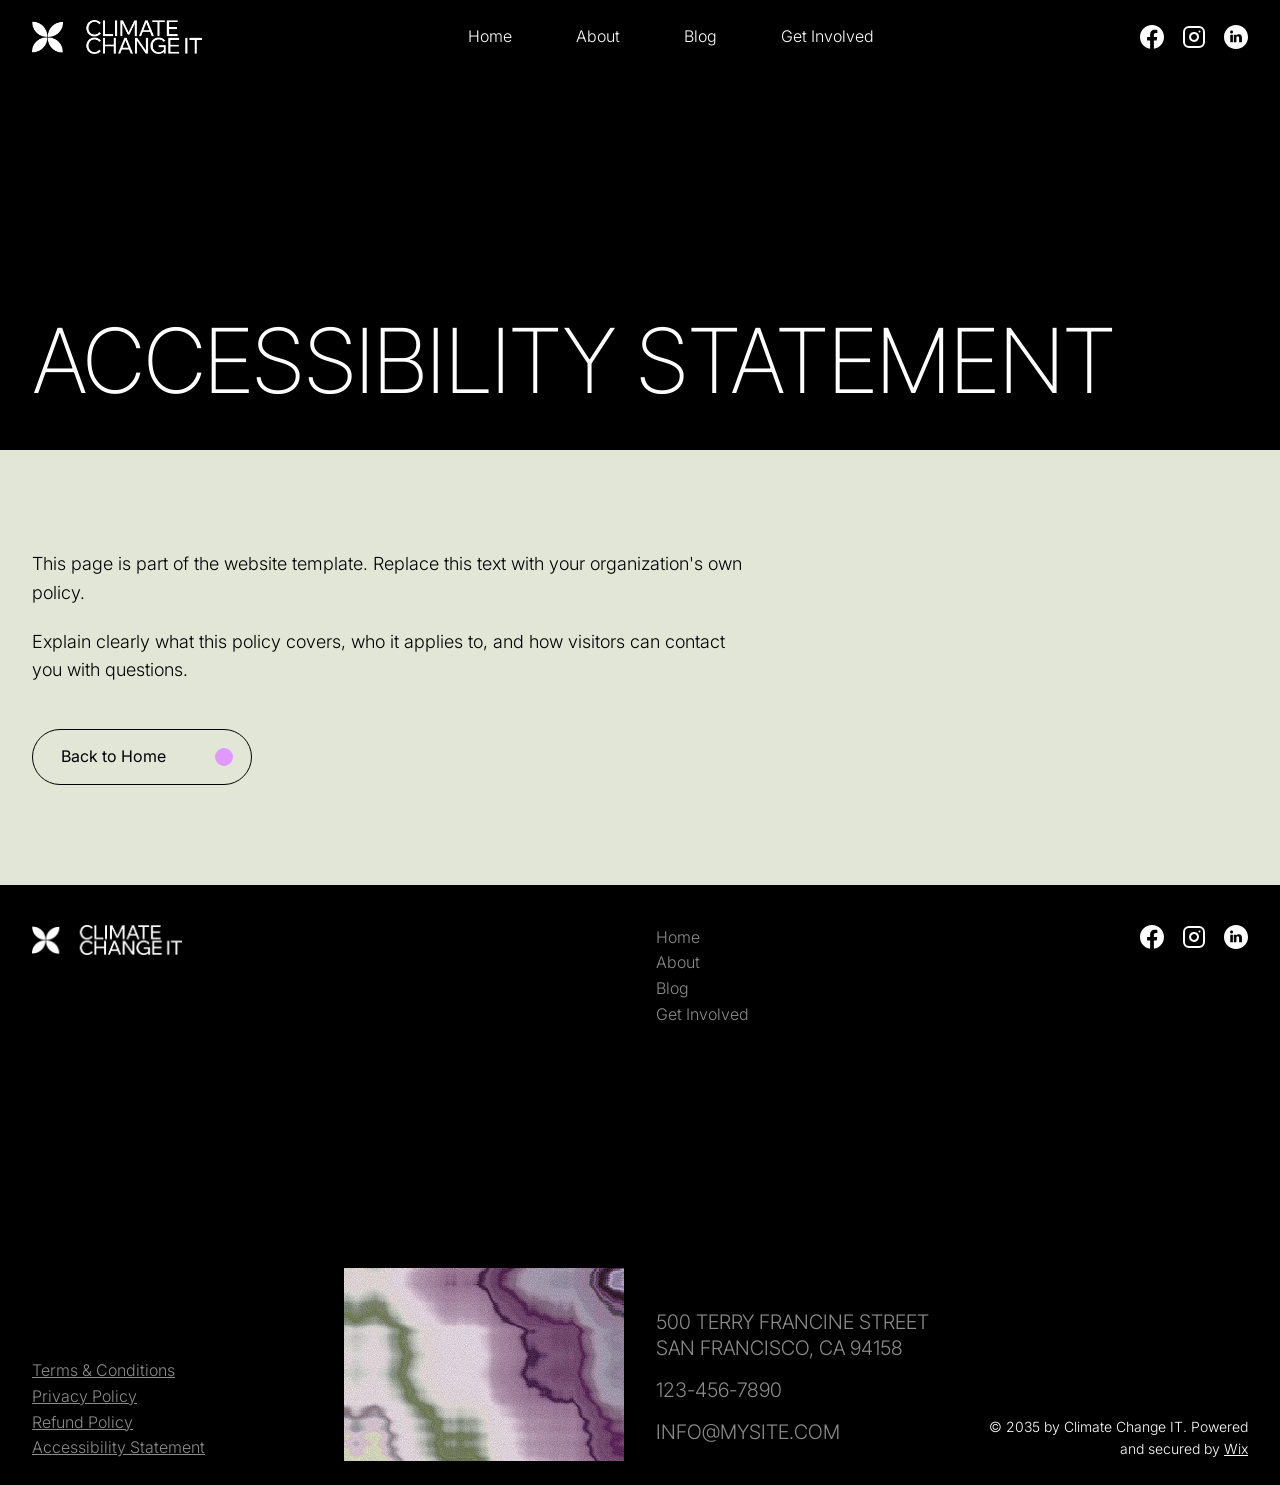
<file: pages/accessibility.html>
<!DOCTYPE html>
<html lang="en">
<head>
  <meta charset="UTF-8">
  <meta name="viewport" content="width=device-width, initial-scale=1.0">
  <title>Accessibility Statement | Climate Change IT</title>

  <!-- Google Fonts -->
  <link rel="preconnect" href="https://fonts.googleapis.com">
  <link rel="preconnect" href="https://fonts.gstatic.com" crossorigin>
  <link href="https://fonts.googleapis.com/css2?family=Inter+Tight:wght@200;300;400&family=Inter:wght@300;400;500&display=swap" rel="stylesheet">

  <!-- AOS ანიმაციების ბიბლიოთეკა (CSS) -->
  <link rel="stylesheet" href="https://unpkg.com/aos@2.3.4/dist/aos.css">

  <link rel="stylesheet" href="../style.css">
</head>
<body>

  <!-- ================= HEADER ================= -->
  <header class="header">
    <a class="logo" href="../index.html">
      <img src="../imgs/logo.png" alt="Climate Change IT">
    </a>

    <!-- ბურგერ მენიუ JS-ის გარეშე: checkbox + label (მუშაობს მხოლოდ მობილურზე) -->
    <input type="checkbox" id="menu-toggle" class="menu-toggle">
    <label for="menu-toggle" class="burger" aria-label="Open menu">
      <span></span>
      <span></span>
      <span></span>
    </label>

    <nav class="nav">
      <ul class="nav__list">
        <li><a href="../index.html">Home</a></li>
        <li><a href="about.html">About</a></li>
        <li><a href="blog.html">Blog</a></li>
        <li><a href="get-involved.html">Get Involved</a></li>
      </ul>
    </nav>

    <div class="socials">
      <a href="https://www.facebook.com/wix" target="_blank" aria-label="Facebook">
        <svg viewBox="0 0 24 24" fill="currentColor"><path d="M12 0C5.373 0 0 5.373 0 12c0 5.99 4.388 10.954 10.125 11.854v-8.385H7.078v-3.47h3.047V9.356c0-3.007 1.792-4.669 4.533-4.669 1.312 0 2.686.235 2.686.235v2.953H15.83c-1.491 0-1.956.925-1.956 1.874v2.25h3.328l-.532 3.47h-2.796v8.385C19.612 22.954 24 17.99 24 12c0-6.627-5.373-12-12-12z"/></svg>
      </a>
      <a href="https://www.instagram.com/wix" target="_blank" aria-label="Instagram">
        <svg viewBox="0 0 24 24" fill="none" stroke="currentColor" stroke-width="2" stroke-linecap="round" stroke-linejoin="round"><rect x="2" y="2" width="20" height="20" rx="5" ry="5"></rect><path d="M16 11.37A4 4 0 1 1 12.63 8 4 4 0 0 1 16 11.37z"></path><line x1="17.5" y1="6.5" x2="17.51" y2="6.5"></line></svg>
      </a>
      <a href="https://www.linkedin.com/company/wix-com" target="_blank" aria-label="LinkedIn">
        <svg viewBox="0 0 24 24" fill="currentColor"><path d="M12 0C5.373 0 0 5.373 0 12s5.373 12 12 12 12-5.373 12-12S18.627 0 12 0zm-3.12 17.203H6.28V9.672h2.6V17.203zM7.58 8.527c-.832 0-1.508-.676-1.508-1.508 0-.832.676-1.508 1.508-1.508.832 0 1.508.676 1.508 1.508 0 .832-.676 1.508-1.508 1.508zm10.14 8.676h-2.6v-3.79c0-.904-.017-2.067-1.26-2.067-1.26 0-1.453.984-1.453 2.002v3.855h-2.6V9.672h2.496v1.028h.035c.348-.658 1.196-1.352 2.464-1.352 2.636 0 3.118 1.735 3.118 3.992v3.863z"/></svg>
      </a>
    </div>
  </header>

  <main>
    <section class="page-hero page-hero--plain">
      <h1 class="title-l" data-aos="fade-up">Accessibility Statement</h1>
    </section>

    <section class="plain">
      <p>This page is part of the website template. Replace this text with your organization's own policy.</p>
      <p>Explain clearly what this policy covers, who it applies to, and how visitors can contact you with questions.</p>
      <a class="btn" href="../index.html">Back to Home <span class="btn__dot"></span></a>
    </section>
  </main>

  <!-- ================= FOOTER ================= -->
  <footer class="footer">
    <div class="footer__col">
      <a class="footer__logo" href="../index.html">
        <img src="../imgs/logo.png" alt="Climate Change IT">
      </a>
      <div class="footer__links">
        <a href="terms.html">Terms &amp; Conditions</a>
        <a href="privacy.html">Privacy Policy</a>
        <a href="refund.html">Refund Policy</a>
        <a href="accessibility.html">Accessibility Statement</a>
      </div>
    </div>

    <img class="footer__img" src="../imgs/img-footer.avif" alt="Green forest" data-aos="fade-up">

    <div class="footer__col">
      <div class="footer__nav">
        <a href="../index.html">Home</a>
        <a href="about.html">About</a>
        <a href="blog.html">Blog</a>
        <a href="get-involved.html">Get Involved</a>
      </div>
      <address class="footer__contact">
        <p>500 Terry Francine Street<br>San Francisco, CA 94158</p>
        <p><a href="tel:1234567890">123-456-7890</a></p>
        <p><a href="mailto:info@mysite.com">info@mysite.com</a></p>
      </address>
    </div>

    <div class="footer__col">
      <div class="socials">
        <a href="https://www.facebook.com/wix" target="_blank" aria-label="Facebook">
          <svg viewBox="0 0 24 24" fill="currentColor"><path d="M12 0C5.373 0 0 5.373 0 12c0 5.99 4.388 10.954 10.125 11.854v-8.385H7.078v-3.47h3.047V9.356c0-3.007 1.792-4.669 4.533-4.669 1.312 0 2.686.235 2.686.235v2.953H15.83c-1.491 0-1.956.925-1.956 1.874v2.25h3.328l-.532 3.47h-2.796v8.385C19.612 22.954 24 17.99 24 12c0-6.627-5.373-12-12-12z"/></svg>
        </a>
        <a href="https://www.instagram.com/wix" target="_blank" aria-label="Instagram">
          <svg viewBox="0 0 24 24" fill="none" stroke="currentColor" stroke-width="2" stroke-linecap="round" stroke-linejoin="round"><rect x="2" y="2" width="20" height="20" rx="5" ry="5"></rect><path d="M16 11.37A4 4 0 1 1 12.63 8 4 4 0 0 1 16 11.37z"></path><line x1="17.5" y1="6.5" x2="17.51" y2="6.5"></line></svg>
        </a>
        <a href="https://www.linkedin.com/company/wix-com" target="_blank" aria-label="LinkedIn">
          <svg viewBox="0 0 24 24" fill="currentColor"><path d="M12 0C5.373 0 0 5.373 0 12s5.373 12 12 12 12-5.373 12-12S18.627 0 12 0zm-3.12 17.203H6.28V9.672h2.6V17.203zM7.58 8.527c-.832 0-1.508-.676-1.508-1.508 0-.832.676-1.508 1.508-1.508.832 0 1.508.676 1.508 1.508 0 .832-.676 1.508-1.508 1.508zm10.14 8.676h-2.6v-3.79c0-.904-.017-2.067-1.26-2.067-1.26 0-1.453.984-1.453 2.002v3.855h-2.6V9.672h2.496v1.028h.035c.348-.658 1.196-1.352 2.464-1.352 2.636 0 3.118 1.735 3.118 3.992v3.863z"/></svg>
        </a>
      </div>
      <p class="copyright">© 2035 by Climate Change IT. Powered and secured by <a href="https://www.wix.com" target="_blank">Wix</a></p>
    </div>
  </footer>

  <!-- AOS ბიბლიოთეკა — ეს ერთადერთი სკრიპტია, მხოლოდ ანიმაციების ჩასართავად -->
  <script src="https://unpkg.com/aos@2.3.4/dist/aos.js"></script>
  <script>AOS.init({ once: true, duration: 800 });</script>
</body>
</html>
</file>
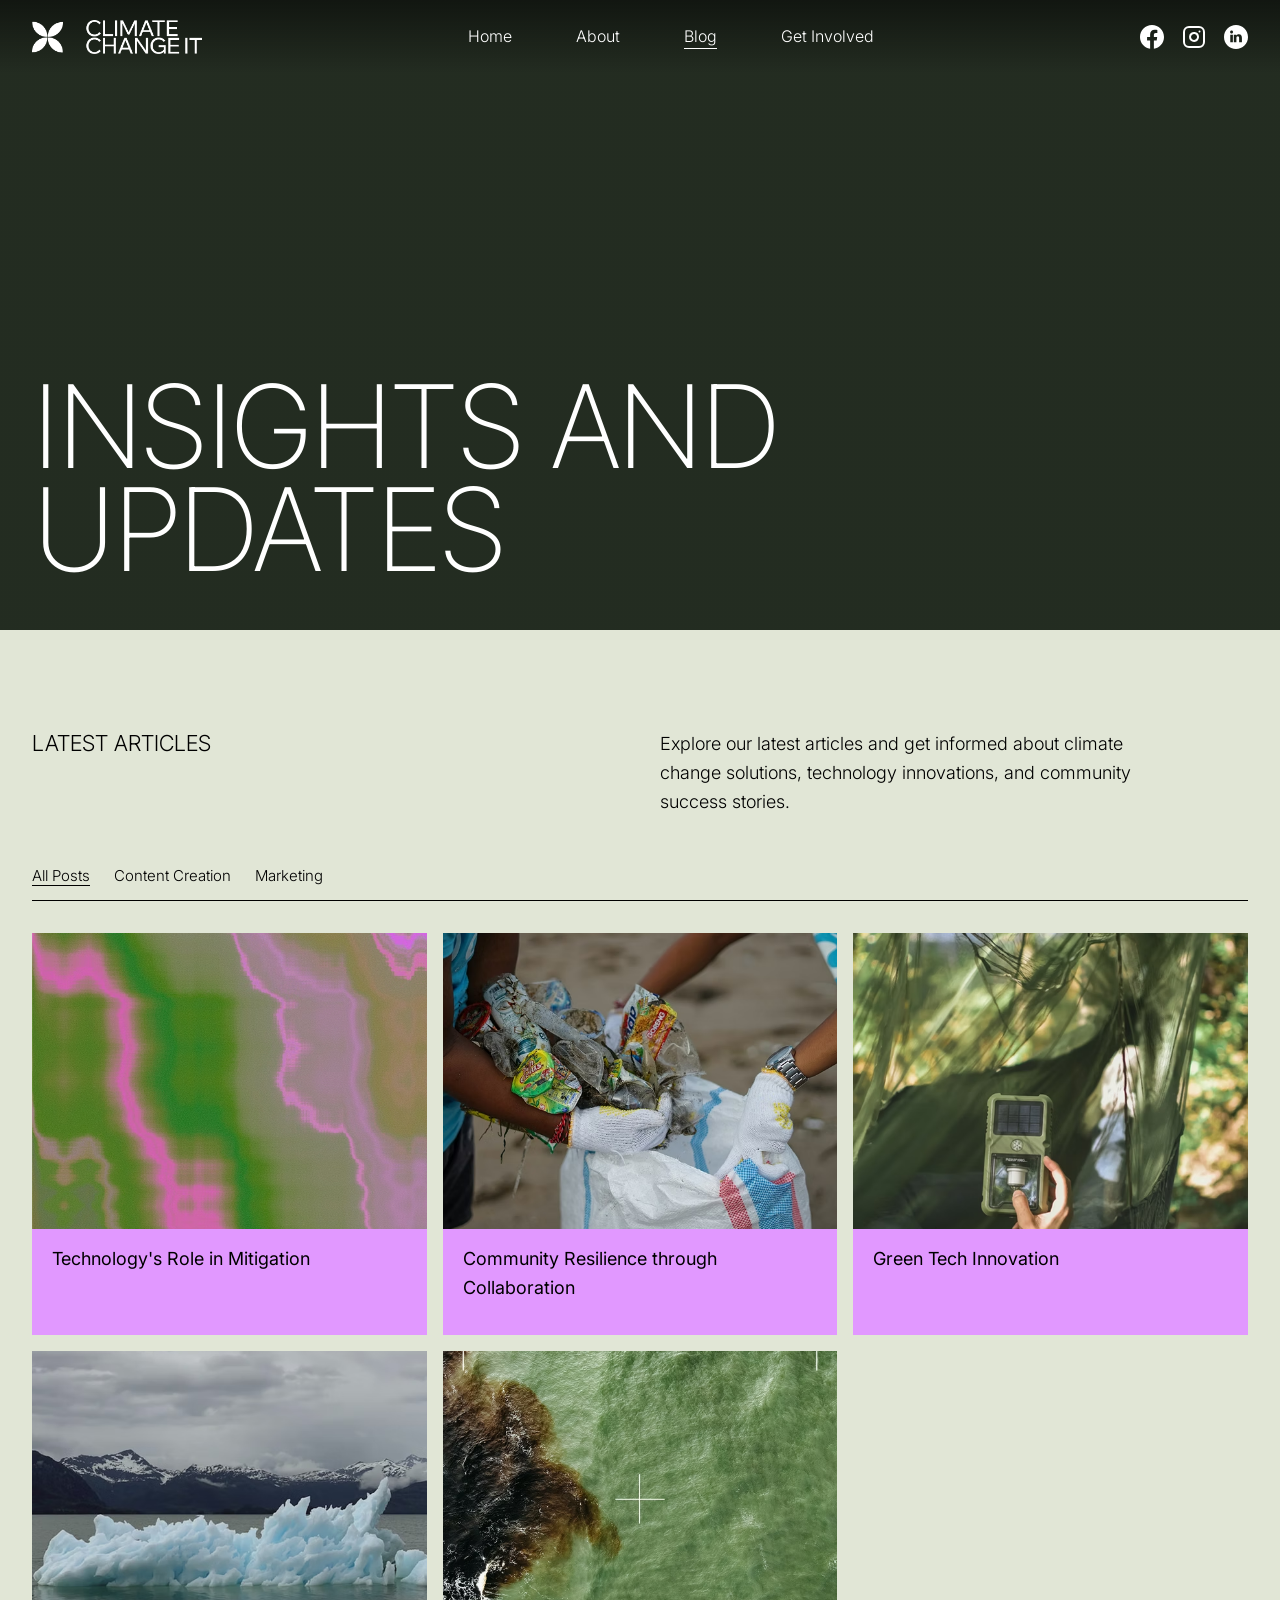
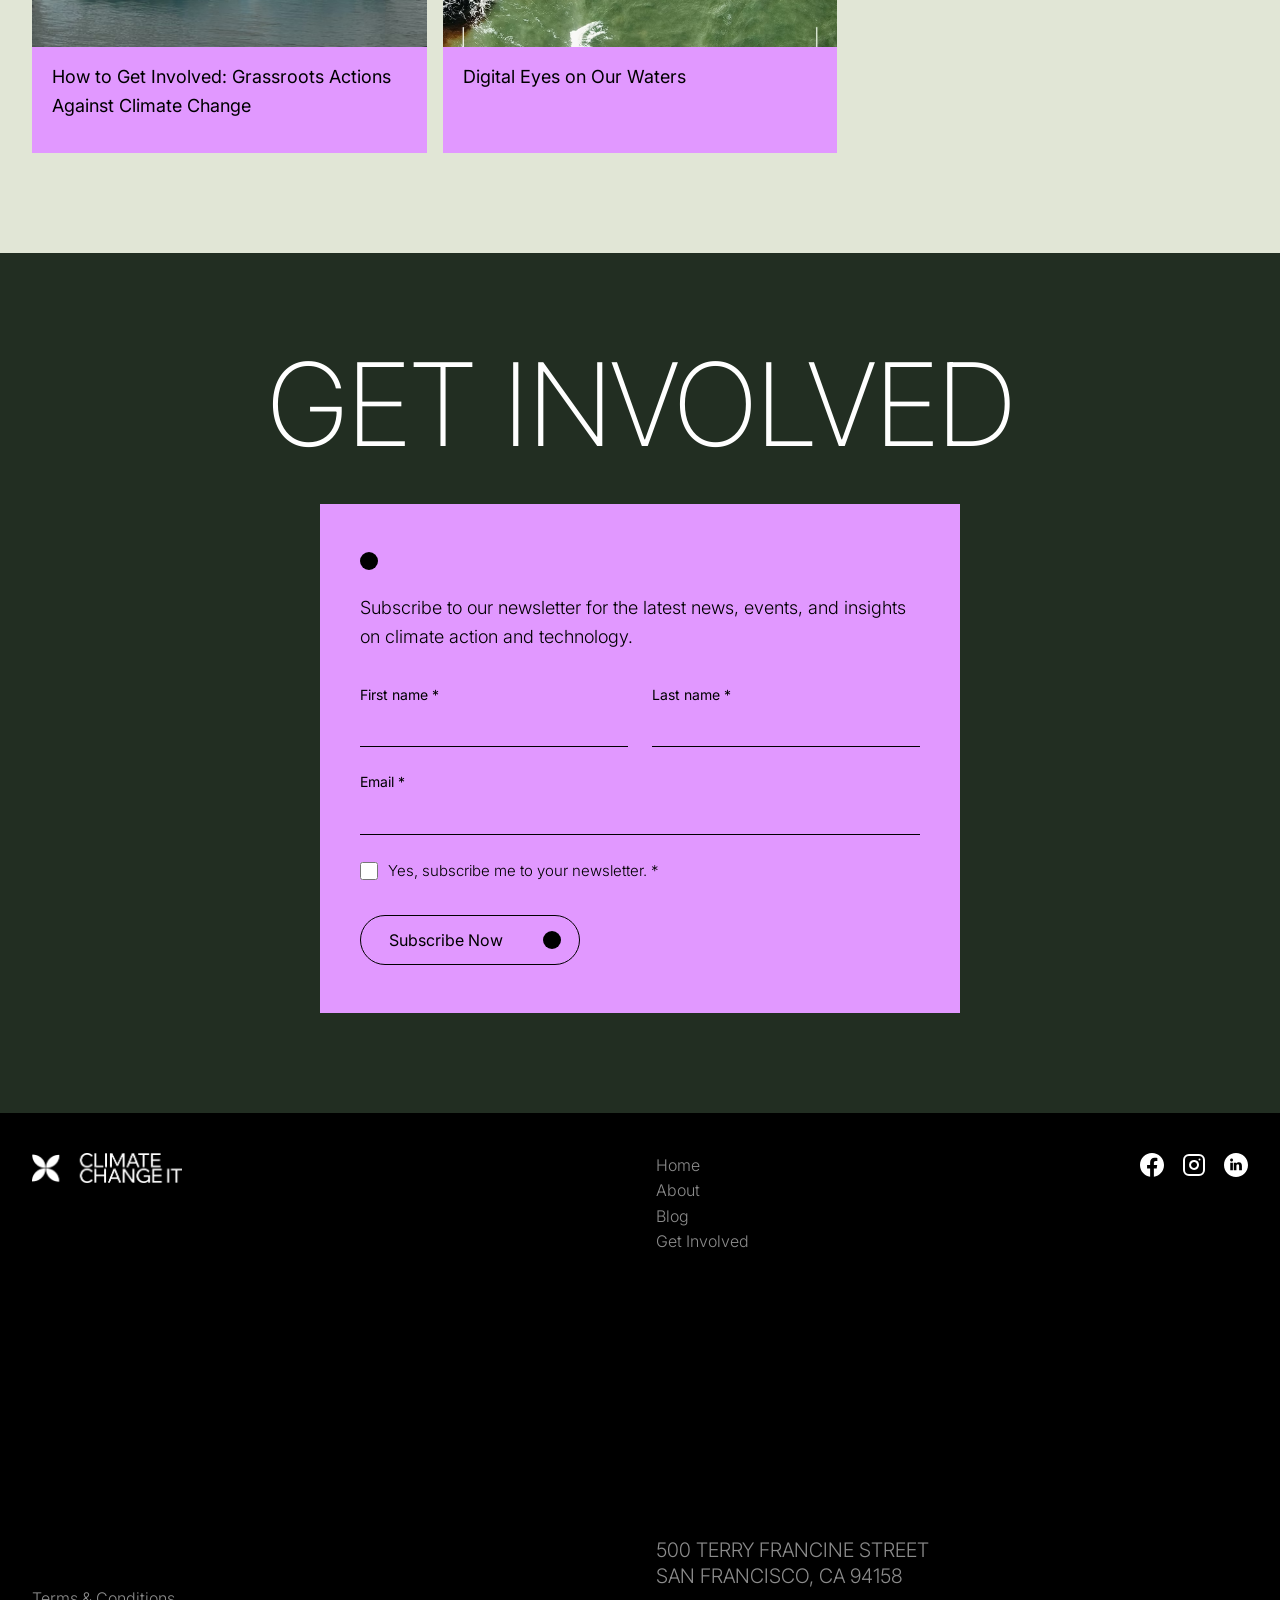
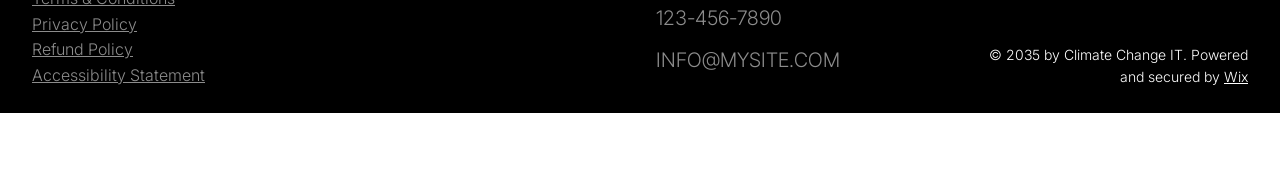
<file: pages/blog.html>
<!DOCTYPE html>
<html lang="en">
<head>
  <meta charset="UTF-8">
  <meta name="viewport" content="width=device-width, initial-scale=1.0">
  <title>Blog | Climate Change IT</title>

  <!-- Google Fonts -->
  <link rel="preconnect" href="https://fonts.googleapis.com">
  <link rel="preconnect" href="https://fonts.gstatic.com" crossorigin>
  <link href="https://fonts.googleapis.com/css2?family=Inter+Tight:wght@200;300;400&family=Inter:wght@300;400;500&display=swap" rel="stylesheet">

  <!-- AOS ანიმაციების ბიბლიოთეკა (CSS) -->
  <link rel="stylesheet" href="https://unpkg.com/aos@2.3.4/dist/aos.css">

  <link rel="stylesheet" href="../style.css">
</head>
<body>

  <!-- ================= HEADER ================= -->
  <header class="header">
    <a class="logo" href="../index.html">
      <img src="../imgs/logo.png" alt="Climate Change IT">
    </a>

    <!-- ბურგერ მენიუ JS-ის გარეშე: checkbox + label (მუშაობს მხოლოდ მობილურზე) -->
    <input type="checkbox" id="menu-toggle" class="menu-toggle">
    <label for="menu-toggle" class="burger" aria-label="Open menu">
      <span></span>
      <span></span>
      <span></span>
    </label>

    <nav class="nav">
      <ul class="nav__list">
        <li><a href="../index.html">Home</a></li>
        <li><a href="about.html">About</a></li>
        <li><a class="active" href="blog.html">Blog</a></li>
        <li><a href="get-involved.html">Get Involved</a></li>
      </ul>
    </nav>

    <div class="socials">
      <a href="https://www.facebook.com/wix" target="_blank" aria-label="Facebook">
        <svg viewBox="0 0 24 24" fill="currentColor"><path d="M12 0C5.373 0 0 5.373 0 12c0 5.99 4.388 10.954 10.125 11.854v-8.385H7.078v-3.47h3.047V9.356c0-3.007 1.792-4.669 4.533-4.669 1.312 0 2.686.235 2.686.235v2.953H15.83c-1.491 0-1.956.925-1.956 1.874v2.25h3.328l-.532 3.47h-2.796v8.385C19.612 22.954 24 17.99 24 12c0-6.627-5.373-12-12-12z"/></svg>
      </a>
      <a href="https://www.instagram.com/wix" target="_blank" aria-label="Instagram">
        <svg viewBox="0 0 24 24" fill="none" stroke="currentColor" stroke-width="2" stroke-linecap="round" stroke-linejoin="round"><rect x="2" y="2" width="20" height="20" rx="5" ry="5"></rect><path d="M16 11.37A4 4 0 1 1 12.63 8 4 4 0 0 1 16 11.37z"></path><line x1="17.5" y1="6.5" x2="17.51" y2="6.5"></line></svg>
      </a>
      <a href="https://www.linkedin.com/company/wix-com" target="_blank" aria-label="LinkedIn">
        <svg viewBox="0 0 24 24" fill="currentColor"><path d="M12 0C5.373 0 0 5.373 0 12s5.373 12 12 12 12-5.373 12-12S18.627 0 12 0zm-3.12 17.203H6.28V9.672h2.6V17.203zM7.58 8.527c-.832 0-1.508-.676-1.508-1.508 0-.832.676-1.508 1.508-1.508.832 0 1.508.676 1.508 1.508 0 .832-.676 1.508-1.508 1.508zm10.14 8.676h-2.6v-3.79c0-.904-.017-2.067-1.26-2.067-1.26 0-1.453.984-1.453 2.002v3.855h-2.6V9.672h2.496v1.028h.035c.348-.658 1.196-1.352 2.464-1.352 2.636 0 3.118 1.735 3.118 3.992v3.863z"/></svg>
      </a>
    </div>
  </header>

  <main>
    <!-- ================= HERO ================= -->
    <section class="page-hero page-hero--blog">
      <h1 class="title-xl" data-aos="zoom-in">Insights and updates</h1>
    </section>

    <!-- ================= ARTICLES ================= -->
    <section class="articles">
      <div class="articles__head">
        <h2 class="title-s">Latest articles</h2>
        <p>Explore our latest articles and get informed about climate change solutions, technology innovations, and community success stories.</p>
      </div>

      <ul class="filters">
        <li><a class="active" href="blog.html">All Posts</a></li>
        <li><a href="blog.html">Content Creation</a></li>
        <li><a href="blog.html">Marketing</a></li>
      </ul>

      <div class="cards">
        <a class="card" href="post.html" data-aos="fade-up" data-aos-delay="0">
          <img src="../imgs/card-blog1.avif" alt="Technology's Role in Mitigation">
          <p class="card__title">Technology's Role in Mitigation</p>
        </a>
        <a class="card" href="post.html" data-aos="fade-up" data-aos-delay="100">
          <img src="../imgs/card-blog2.avif" alt="Community Resilience through Collaboration">
          <p class="card__title">Community Resilience through Collaboration</p>
        </a>
        <a class="card" href="post.html" data-aos="fade-up" data-aos-delay="200">
          <img src="../imgs/card-blog3.avif" alt="Green Tech Innovation">
          <p class="card__title">Green Tech Innovation</p>
        </a>
        <a class="card" href="post.html" data-aos="fade-up" data-aos-delay="0">
          <img src="../imgs/card-blog4.avif" alt="How to Get Involved: Grassroots Actions Against Climate Change">
          <p class="card__title">How to Get Involved: Grassroots Actions Against Climate Change</p>
        </a>
        <a class="card" href="post.html" data-aos="fade-up" data-aos-delay="100">
          <img src="../imgs/card-blog5.avif" alt="Digital Eyes on Our Waters">
          <p class="card__title">Digital Eyes on Our Waters</p>
        </a>
      </div>
    </section>

    <!-- ================= SUBSCRIBE ================= -->
    <section class="subscribe">
      <h2 class="subscribe__title title-xl" data-aos="zoom-in">Get involved</h2>
      <div class="form-box" data-aos="fade-up">
        <div class="form-box__dot"></div>
        <p class="form-box__text">Subscribe to our newsletter for the latest news, events, and insights on climate action and technology.</p>

        <!-- ვალიდაცია მხოლოდ HTML-ით: required, type="email", minlength -->
        <form class="form" action="#" method="get">
          <div class="form__row">
            <div class="field">
              <label for="first-name">First name *</label>
              <input type="text" id="first-name" name="first-name" minlength="2" required>
              <span class="field__error">Please enter at least 2 letters.</span>
            </div>
            <div class="field">
              <label for="last-name">Last name *</label>
              <input type="text" id="last-name" name="last-name" minlength="2" required>
              <span class="field__error">Please enter at least 2 letters.</span>
            </div>
          </div>

          <div class="field">
            <label for="email">Email *</label>
            <input type="email" id="email" name="email" required>
            <span class="field__error">Please enter a valid email address.</span>
          </div>

          <div class="checkbox">
            <input type="checkbox" id="agree" name="agree" required>
            <label for="agree">Yes, subscribe me to your newsletter. *</label>
          </div>

          <button class="btn btn--black-dot" type="submit">Subscribe Now <span class="btn__dot"></span></button>
        </form>
      </div>
    </section>
  </main>

  <!-- ================= FOOTER ================= -->
  <footer class="footer">
    <div class="footer__col">
      <a class="footer__logo" href="../index.html">
        <img src="../imgs/logo.png" alt="Climate Change IT">
      </a>
      <div class="footer__links">
        <a href="terms.html">Terms &amp; Conditions</a>
        <a href="privacy.html">Privacy Policy</a>
        <a href="refund.html">Refund Policy</a>
        <a href="accessibility.html">Accessibility Statement</a>
      </div>
    </div>

    <img class="footer__img" src="../imgs/img-footer.avif" alt="Green forest" data-aos="fade-up">

    <div class="footer__col">
      <div class="footer__nav">
        <a href="../index.html">Home</a>
        <a href="about.html">About</a>
        <a href="blog.html">Blog</a>
        <a href="get-involved.html">Get Involved</a>
      </div>
      <address class="footer__contact">
        <p>500 Terry Francine Street<br>San Francisco, CA 94158</p>
        <p><a href="tel:1234567890">123-456-7890</a></p>
        <p><a href="mailto:info@mysite.com">info@mysite.com</a></p>
      </address>
    </div>

    <div class="footer__col">
      <div class="socials">
        <a href="https://www.facebook.com/wix" target="_blank" aria-label="Facebook">
          <svg viewBox="0 0 24 24" fill="currentColor"><path d="M12 0C5.373 0 0 5.373 0 12c0 5.99 4.388 10.954 10.125 11.854v-8.385H7.078v-3.47h3.047V9.356c0-3.007 1.792-4.669 4.533-4.669 1.312 0 2.686.235 2.686.235v2.953H15.83c-1.491 0-1.956.925-1.956 1.874v2.25h3.328l-.532 3.47h-2.796v8.385C19.612 22.954 24 17.99 24 12c0-6.627-5.373-12-12-12z"/></svg>
        </a>
        <a href="https://www.instagram.com/wix" target="_blank" aria-label="Instagram">
          <svg viewBox="0 0 24 24" fill="none" stroke="currentColor" stroke-width="2" stroke-linecap="round" stroke-linejoin="round"><rect x="2" y="2" width="20" height="20" rx="5" ry="5"></rect><path d="M16 11.37A4 4 0 1 1 12.63 8 4 4 0 0 1 16 11.37z"></path><line x1="17.5" y1="6.5" x2="17.51" y2="6.5"></line></svg>
        </a>
        <a href="https://www.linkedin.com/company/wix-com" target="_blank" aria-label="LinkedIn">
          <svg viewBox="0 0 24 24" fill="currentColor"><path d="M12 0C5.373 0 0 5.373 0 12s5.373 12 12 12 12-5.373 12-12S18.627 0 12 0zm-3.12 17.203H6.28V9.672h2.6V17.203zM7.58 8.527c-.832 0-1.508-.676-1.508-1.508 0-.832.676-1.508 1.508-1.508.832 0 1.508.676 1.508 1.508 0 .832-.676 1.508-1.508 1.508zm10.14 8.676h-2.6v-3.79c0-.904-.017-2.067-1.26-2.067-1.26 0-1.453.984-1.453 2.002v3.855h-2.6V9.672h2.496v1.028h.035c.348-.658 1.196-1.352 2.464-1.352 2.636 0 3.118 1.735 3.118 3.992v3.863z"/></svg>
        </a>
      </div>
      <p class="copyright">© 2035 by Climate Change IT. Powered and secured by <a href="https://www.wix.com" target="_blank">Wix</a></p>
    </div>
  </footer>

  <!-- AOS ბიბლიოთეკა — ეს ერთადერთი სკრიპტია, მხოლოდ ანიმაციების ჩასართავად -->
  <script src="https://unpkg.com/aos@2.3.4/dist/aos.js"></script>
  <script>AOS.init({ once: true, duration: 800 });</script>
</body>
</html>
</file>
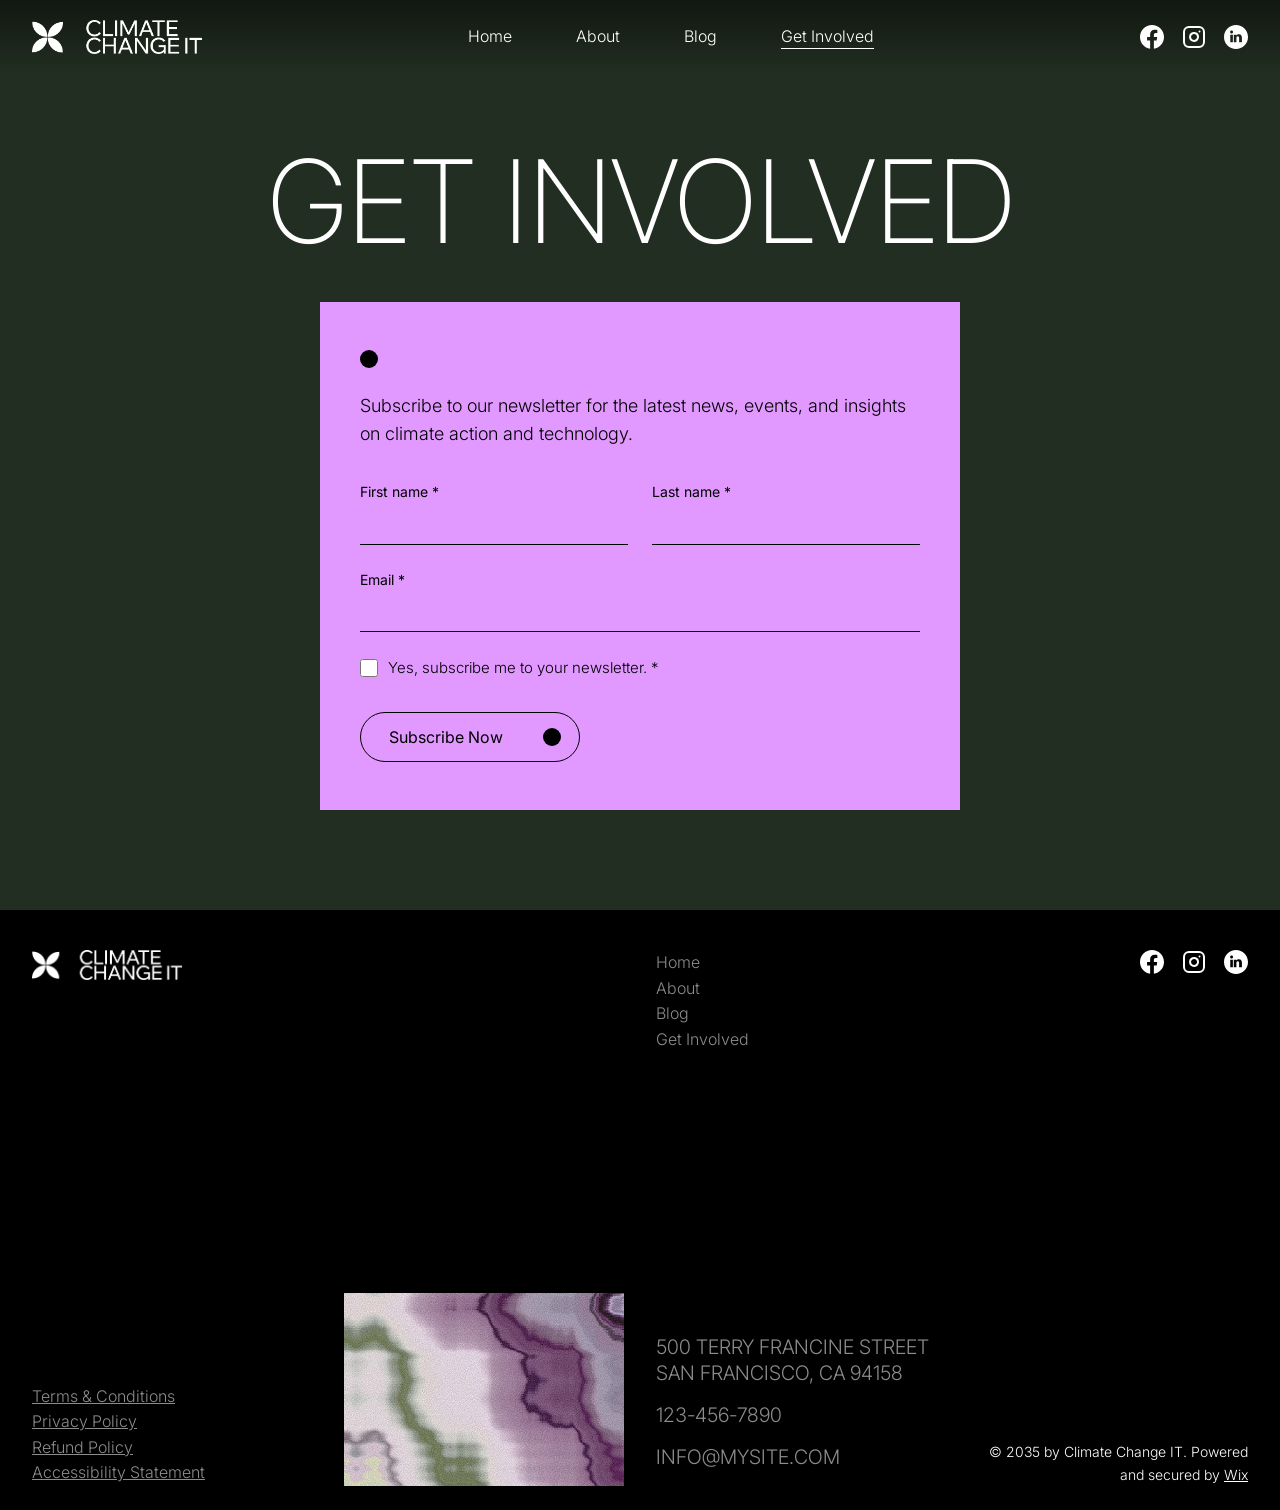
<file: pages/get-involved.html>
<!DOCTYPE html>
<html lang="en">
<head>
  <meta charset="UTF-8">
  <meta name="viewport" content="width=device-width, initial-scale=1.0">
  <title>Get Involved | Climate Change IT</title>

  <!-- Google Fonts -->
  <link rel="preconnect" href="https://fonts.googleapis.com">
  <link rel="preconnect" href="https://fonts.gstatic.com" crossorigin>
  <link href="https://fonts.googleapis.com/css2?family=Inter+Tight:wght@200;300;400&family=Inter:wght@300;400;500&display=swap" rel="stylesheet">

  <!-- AOS ანიმაციების ბიბლიოთეკა (CSS) -->
  <link rel="stylesheet" href="https://unpkg.com/aos@2.3.4/dist/aos.css">

  <link rel="stylesheet" href="../style.css">
</head>
<body>

  <!-- ================= HEADER ================= -->
  <header class="header">
    <a class="logo" href="../index.html">
      <img src="../imgs/logo.png" alt="Climate Change IT">
    </a>

    <!-- ბურგერ მენიუ JS-ის გარეშე: checkbox + label (მუშაობს მხოლოდ მობილურზე) -->
    <input type="checkbox" id="menu-toggle" class="menu-toggle">
    <label for="menu-toggle" class="burger" aria-label="Open menu">
      <span></span>
      <span></span>
      <span></span>
    </label>

    <nav class="nav">
      <ul class="nav__list">
        <li><a href="../index.html">Home</a></li>
        <li><a href="about.html">About</a></li>
        <li><a href="blog.html">Blog</a></li>
        <li><a class="active" href="get-involved.html">Get Involved</a></li>
      </ul>
    </nav>

    <div class="socials">
      <a href="https://www.facebook.com/wix" target="_blank" aria-label="Facebook">
        <svg viewBox="0 0 24 24" fill="currentColor"><path d="M12 0C5.373 0 0 5.373 0 12c0 5.99 4.388 10.954 10.125 11.854v-8.385H7.078v-3.47h3.047V9.356c0-3.007 1.792-4.669 4.533-4.669 1.312 0 2.686.235 2.686.235v2.953H15.83c-1.491 0-1.956.925-1.956 1.874v2.25h3.328l-.532 3.47h-2.796v8.385C19.612 22.954 24 17.99 24 12c0-6.627-5.373-12-12-12z"/></svg>
      </a>
      <a href="https://www.instagram.com/wix" target="_blank" aria-label="Instagram">
        <svg viewBox="0 0 24 24" fill="none" stroke="currentColor" stroke-width="2" stroke-linecap="round" stroke-linejoin="round"><rect x="2" y="2" width="20" height="20" rx="5" ry="5"></rect><path d="M16 11.37A4 4 0 1 1 12.63 8 4 4 0 0 1 16 11.37z"></path><line x1="17.5" y1="6.5" x2="17.51" y2="6.5"></line></svg>
      </a>
      <a href="https://www.linkedin.com/company/wix-com" target="_blank" aria-label="LinkedIn">
        <svg viewBox="0 0 24 24" fill="currentColor"><path d="M12 0C5.373 0 0 5.373 0 12s5.373 12 12 12 12-5.373 12-12S18.627 0 12 0zm-3.12 17.203H6.28V9.672h2.6V17.203zM7.58 8.527c-.832 0-1.508-.676-1.508-1.508 0-.832.676-1.508 1.508-1.508.832 0 1.508.676 1.508 1.508 0 .832-.676 1.508-1.508 1.508zm10.14 8.676h-2.6v-3.79c0-.904-.017-2.067-1.26-2.067-1.26 0-1.453.984-1.453 2.002v3.855h-2.6V9.672h2.496v1.028h.035c.348-.658 1.196-1.352 2.464-1.352 2.636 0 3.118 1.735 3.118 3.992v3.863z"/></svg>
      </a>
    </div>
  </header>

  <main>
    <!-- ================= SUBSCRIBE (HERO) ================= -->
    <section class="subscribe subscribe--page">
      <h1 class="subscribe__title title-xl" data-aos="zoom-in">Get involved</h1>
      <div class="form-box" data-aos="fade-up">
        <div class="form-box__dot"></div>
        <p class="form-box__text">Subscribe to our newsletter for the latest news, events, and insights on climate action and technology.</p>

        <!-- ვალიდაცია მხოლოდ HTML-ით: required, type="email", minlength -->
        <form class="form" action="#" method="get">
          <div class="form__row">
            <div class="field">
              <label for="first-name">First name *</label>
              <input type="text" id="first-name" name="first-name" minlength="2" required>
              <span class="field__error">Please enter at least 2 letters.</span>
            </div>
            <div class="field">
              <label for="last-name">Last name *</label>
              <input type="text" id="last-name" name="last-name" minlength="2" required>
              <span class="field__error">Please enter at least 2 letters.</span>
            </div>
          </div>

          <div class="field">
            <label for="email">Email *</label>
            <input type="email" id="email" name="email" required>
            <span class="field__error">Please enter a valid email address.</span>
          </div>

          <div class="checkbox">
            <input type="checkbox" id="agree" name="agree" required>
            <label for="agree">Yes, subscribe me to your newsletter. *</label>
          </div>

          <button class="btn btn--black-dot" type="submit">Subscribe Now <span class="btn__dot"></span></button>
        </form>
      </div>
    </section>
  </main>

  <!-- ================= FOOTER ================= -->
  <footer class="footer">
    <div class="footer__col">
      <a class="footer__logo" href="../index.html">
        <img src="../imgs/logo.png" alt="Climate Change IT">
      </a>
      <div class="footer__links">
        <a href="terms.html">Terms &amp; Conditions</a>
        <a href="privacy.html">Privacy Policy</a>
        <a href="refund.html">Refund Policy</a>
        <a href="accessibility.html">Accessibility Statement</a>
      </div>
    </div>

    <img class="footer__img" src="../imgs/img-footer.avif" alt="Green forest" data-aos="fade-up">

    <div class="footer__col">
      <div class="footer__nav">
        <a href="../index.html">Home</a>
        <a href="about.html">About</a>
        <a href="blog.html">Blog</a>
        <a href="get-involved.html">Get Involved</a>
      </div>
      <address class="footer__contact">
        <p>500 Terry Francine Street<br>San Francisco, CA 94158</p>
        <p><a href="tel:1234567890">123-456-7890</a></p>
        <p><a href="mailto:info@mysite.com">info@mysite.com</a></p>
      </address>
    </div>

    <div class="footer__col">
      <div class="socials">
        <a href="https://www.facebook.com/wix" target="_blank" aria-label="Facebook">
          <svg viewBox="0 0 24 24" fill="currentColor"><path d="M12 0C5.373 0 0 5.373 0 12c0 5.99 4.388 10.954 10.125 11.854v-8.385H7.078v-3.47h3.047V9.356c0-3.007 1.792-4.669 4.533-4.669 1.312 0 2.686.235 2.686.235v2.953H15.83c-1.491 0-1.956.925-1.956 1.874v2.25h3.328l-.532 3.47h-2.796v8.385C19.612 22.954 24 17.99 24 12c0-6.627-5.373-12-12-12z"/></svg>
        </a>
        <a href="https://www.instagram.com/wix" target="_blank" aria-label="Instagram">
          <svg viewBox="0 0 24 24" fill="none" stroke="currentColor" stroke-width="2" stroke-linecap="round" stroke-linejoin="round"><rect x="2" y="2" width="20" height="20" rx="5" ry="5"></rect><path d="M16 11.37A4 4 0 1 1 12.63 8 4 4 0 0 1 16 11.37z"></path><line x1="17.5" y1="6.5" x2="17.51" y2="6.5"></line></svg>
        </a>
        <a href="https://www.linkedin.com/company/wix-com" target="_blank" aria-label="LinkedIn">
          <svg viewBox="0 0 24 24" fill="currentColor"><path d="M12 0C5.373 0 0 5.373 0 12s5.373 12 12 12 12-5.373 12-12S18.627 0 12 0zm-3.12 17.203H6.28V9.672h2.6V17.203zM7.58 8.527c-.832 0-1.508-.676-1.508-1.508 0-.832.676-1.508 1.508-1.508.832 0 1.508.676 1.508 1.508 0 .832-.676 1.508-1.508 1.508zm10.14 8.676h-2.6v-3.79c0-.904-.017-2.067-1.26-2.067-1.26 0-1.453.984-1.453 2.002v3.855h-2.6V9.672h2.496v1.028h.035c.348-.658 1.196-1.352 2.464-1.352 2.636 0 3.118 1.735 3.118 3.992v3.863z"/></svg>
        </a>
      </div>
      <p class="copyright">© 2035 by Climate Change IT. Powered and secured by <a href="https://www.wix.com" target="_blank">Wix</a></p>
    </div>
  </footer>

  <!-- AOS ბიბლიოთეკა — ეს ერთადერთი სკრიპტია, მხოლოდ ანიმაციების ჩასართავად -->
  <script src="https://unpkg.com/aos@2.3.4/dist/aos.js"></script>
  <script>AOS.init({ once: true, duration: 800 });</script>
</body>
</html>
</file>
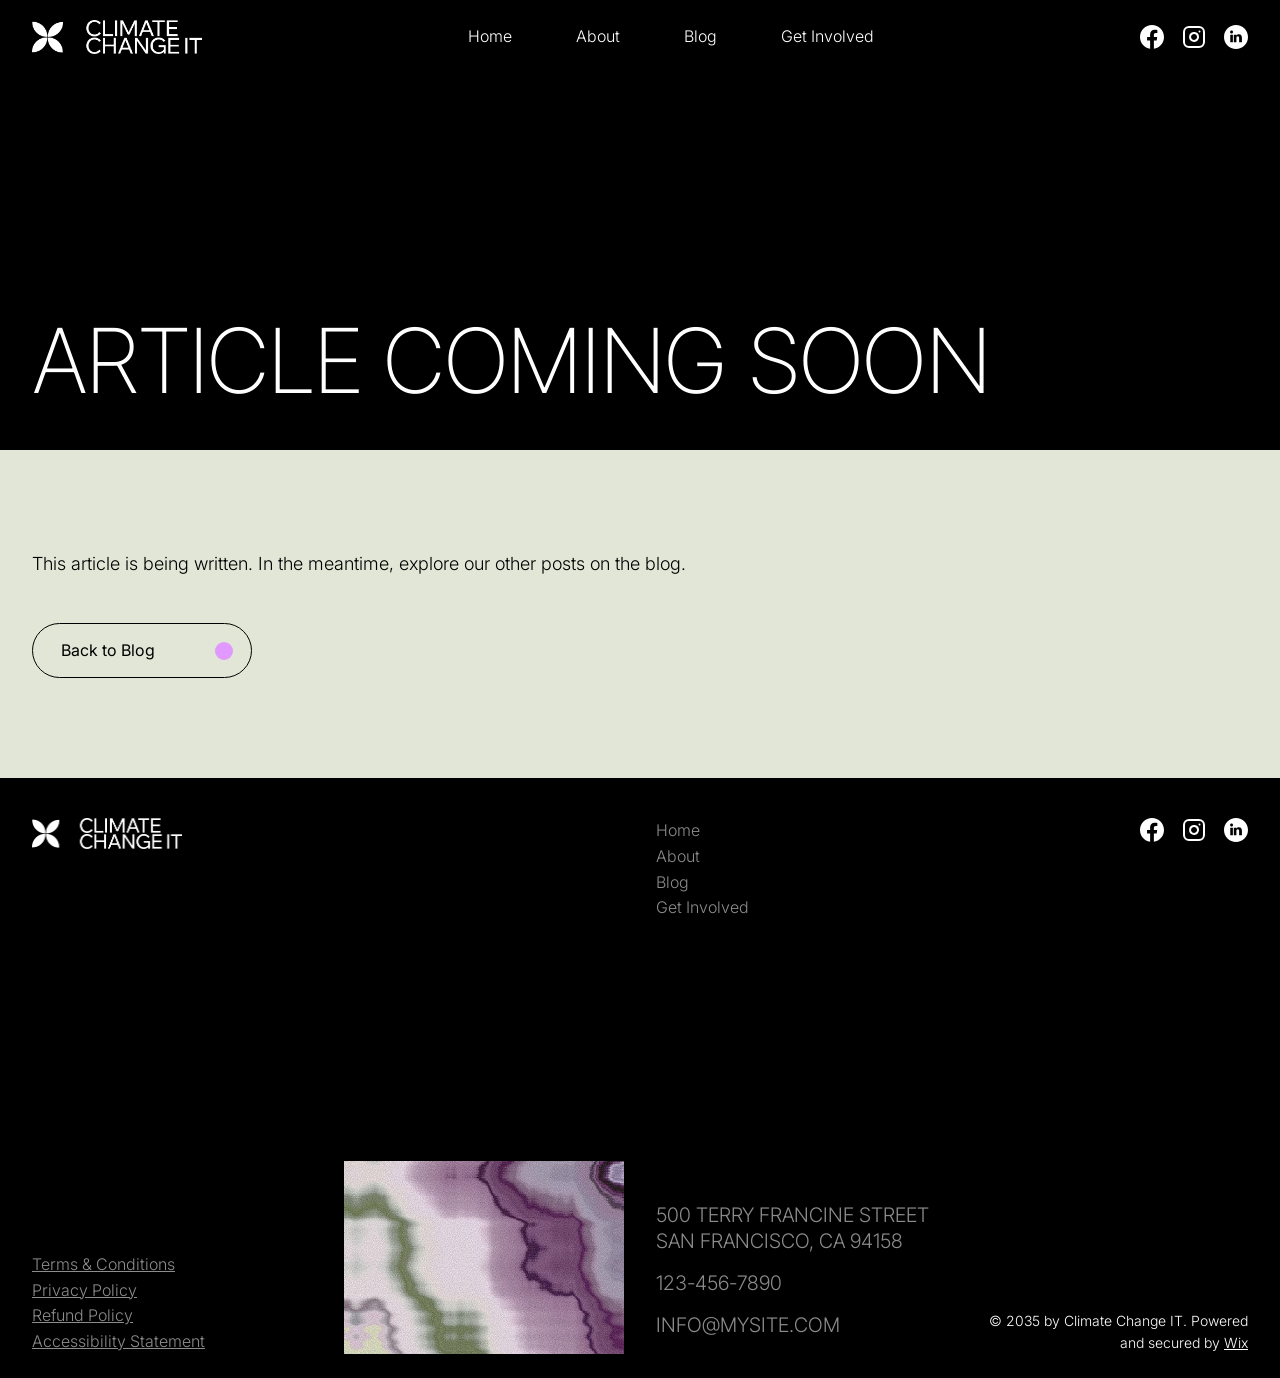
<file: pages/post.html>
<!DOCTYPE html>
<html lang="en">
<head>
  <meta charset="UTF-8">
  <meta name="viewport" content="width=device-width, initial-scale=1.0">
  <title>Article coming soon | Climate Change IT</title>

  <!-- Google Fonts -->
  <link rel="preconnect" href="https://fonts.googleapis.com">
  <link rel="preconnect" href="https://fonts.gstatic.com" crossorigin>
  <link href="https://fonts.googleapis.com/css2?family=Inter+Tight:wght@200;300;400&family=Inter:wght@300;400;500&display=swap" rel="stylesheet">

  <!-- AOS ანიმაციების ბიბლიოთეკა (CSS) -->
  <link rel="stylesheet" href="https://unpkg.com/aos@2.3.4/dist/aos.css">

  <link rel="stylesheet" href="../style.css">
</head>
<body>

  <!-- ================= HEADER ================= -->
  <header class="header">
    <a class="logo" href="../index.html">
      <img src="../imgs/logo.png" alt="Climate Change IT">
    </a>

    <!-- ბურგერ მენიუ JS-ის გარეშე: checkbox + label (მუშაობს მხოლოდ მობილურზე) -->
    <input type="checkbox" id="menu-toggle" class="menu-toggle">
    <label for="menu-toggle" class="burger" aria-label="Open menu">
      <span></span>
      <span></span>
      <span></span>
    </label>

    <nav class="nav">
      <ul class="nav__list">
        <li><a href="../index.html">Home</a></li>
        <li><a href="about.html">About</a></li>
        <li><a href="blog.html">Blog</a></li>
        <li><a href="get-involved.html">Get Involved</a></li>
      </ul>
    </nav>

    <div class="socials">
      <a href="https://www.facebook.com/wix" target="_blank" aria-label="Facebook">
        <svg viewBox="0 0 24 24" fill="currentColor"><path d="M12 0C5.373 0 0 5.373 0 12c0 5.99 4.388 10.954 10.125 11.854v-8.385H7.078v-3.47h3.047V9.356c0-3.007 1.792-4.669 4.533-4.669 1.312 0 2.686.235 2.686.235v2.953H15.83c-1.491 0-1.956.925-1.956 1.874v2.25h3.328l-.532 3.47h-2.796v8.385C19.612 22.954 24 17.99 24 12c0-6.627-5.373-12-12-12z"/></svg>
      </a>
      <a href="https://www.instagram.com/wix" target="_blank" aria-label="Instagram">
        <svg viewBox="0 0 24 24" fill="none" stroke="currentColor" stroke-width="2" stroke-linecap="round" stroke-linejoin="round"><rect x="2" y="2" width="20" height="20" rx="5" ry="5"></rect><path d="M16 11.37A4 4 0 1 1 12.63 8 4 4 0 0 1 16 11.37z"></path><line x1="17.5" y1="6.5" x2="17.51" y2="6.5"></line></svg>
      </a>
      <a href="https://www.linkedin.com/company/wix-com" target="_blank" aria-label="LinkedIn">
        <svg viewBox="0 0 24 24" fill="currentColor"><path d="M12 0C5.373 0 0 5.373 0 12s5.373 12 12 12 12-5.373 12-12S18.627 0 12 0zm-3.12 17.203H6.28V9.672h2.6V17.203zM7.58 8.527c-.832 0-1.508-.676-1.508-1.508 0-.832.676-1.508 1.508-1.508.832 0 1.508.676 1.508 1.508 0 .832-.676 1.508-1.508 1.508zm10.14 8.676h-2.6v-3.79c0-.904-.017-2.067-1.26-2.067-1.26 0-1.453.984-1.453 2.002v3.855h-2.6V9.672h2.496v1.028h.035c.348-.658 1.196-1.352 2.464-1.352 2.636 0 3.118 1.735 3.118 3.992v3.863z"/></svg>
      </a>
    </div>
  </header>

  <main>
    <section class="page-hero page-hero--plain">
      <h1 class="title-l" data-aos="fade-up">Article coming soon</h1>
    </section>

    <section class="plain">
      <p>This article is being written. In the meantime, explore our other posts on the blog.</p>
      <a class="btn" href="blog.html">Back to Blog <span class="btn__dot"></span></a>
    </section>
  </main>

  <!-- ================= FOOTER ================= -->
  <footer class="footer">
    <div class="footer__col">
      <a class="footer__logo" href="../index.html">
        <img src="../imgs/logo.png" alt="Climate Change IT">
      </a>
      <div class="footer__links">
        <a href="terms.html">Terms &amp; Conditions</a>
        <a href="privacy.html">Privacy Policy</a>
        <a href="refund.html">Refund Policy</a>
        <a href="accessibility.html">Accessibility Statement</a>
      </div>
    </div>

    <img class="footer__img" src="../imgs/img-footer.avif" alt="Green forest" data-aos="fade-up">

    <div class="footer__col">
      <div class="footer__nav">
        <a href="../index.html">Home</a>
        <a href="about.html">About</a>
        <a href="blog.html">Blog</a>
        <a href="get-involved.html">Get Involved</a>
      </div>
      <address class="footer__contact">
        <p>500 Terry Francine Street<br>San Francisco, CA 94158</p>
        <p><a href="tel:1234567890">123-456-7890</a></p>
        <p><a href="mailto:info@mysite.com">info@mysite.com</a></p>
      </address>
    </div>

    <div class="footer__col">
      <div class="socials">
        <a href="https://www.facebook.com/wix" target="_blank" aria-label="Facebook">
          <svg viewBox="0 0 24 24" fill="currentColor"><path d="M12 0C5.373 0 0 5.373 0 12c0 5.99 4.388 10.954 10.125 11.854v-8.385H7.078v-3.47h3.047V9.356c0-3.007 1.792-4.669 4.533-4.669 1.312 0 2.686.235 2.686.235v2.953H15.83c-1.491 0-1.956.925-1.956 1.874v2.25h3.328l-.532 3.47h-2.796v8.385C19.612 22.954 24 17.99 24 12c0-6.627-5.373-12-12-12z"/></svg>
        </a>
        <a href="https://www.instagram.com/wix" target="_blank" aria-label="Instagram">
          <svg viewBox="0 0 24 24" fill="none" stroke="currentColor" stroke-width="2" stroke-linecap="round" stroke-linejoin="round"><rect x="2" y="2" width="20" height="20" rx="5" ry="5"></rect><path d="M16 11.37A4 4 0 1 1 12.63 8 4 4 0 0 1 16 11.37z"></path><line x1="17.5" y1="6.5" x2="17.51" y2="6.5"></line></svg>
        </a>
        <a href="https://www.linkedin.com/company/wix-com" target="_blank" aria-label="LinkedIn">
          <svg viewBox="0 0 24 24" fill="currentColor"><path d="M12 0C5.373 0 0 5.373 0 12s5.373 12 12 12 12-5.373 12-12S18.627 0 12 0zm-3.12 17.203H6.28V9.672h2.6V17.203zM7.58 8.527c-.832 0-1.508-.676-1.508-1.508 0-.832.676-1.508 1.508-1.508.832 0 1.508.676 1.508 1.508 0 .832-.676 1.508-1.508 1.508zm10.14 8.676h-2.6v-3.79c0-.904-.017-2.067-1.26-2.067-1.26 0-1.453.984-1.453 2.002v3.855h-2.6V9.672h2.496v1.028h.035c.348-.658 1.196-1.352 2.464-1.352 2.636 0 3.118 1.735 3.118 3.992v3.863z"/></svg>
        </a>
      </div>
      <p class="copyright">© 2035 by Climate Change IT. Powered and secured by <a href="https://www.wix.com" target="_blank">Wix</a></p>
    </div>
  </footer>

  <!-- AOS ბიბლიოთეკა — ეს ერთადერთი სკრიპტია, მხოლოდ ანიმაციების ჩასართავად -->
  <script src="https://unpkg.com/aos@2.3.4/dist/aos.js"></script>
  <script>AOS.init({ once: true, duration: 800 });</script>
</body>
</html>
</file>
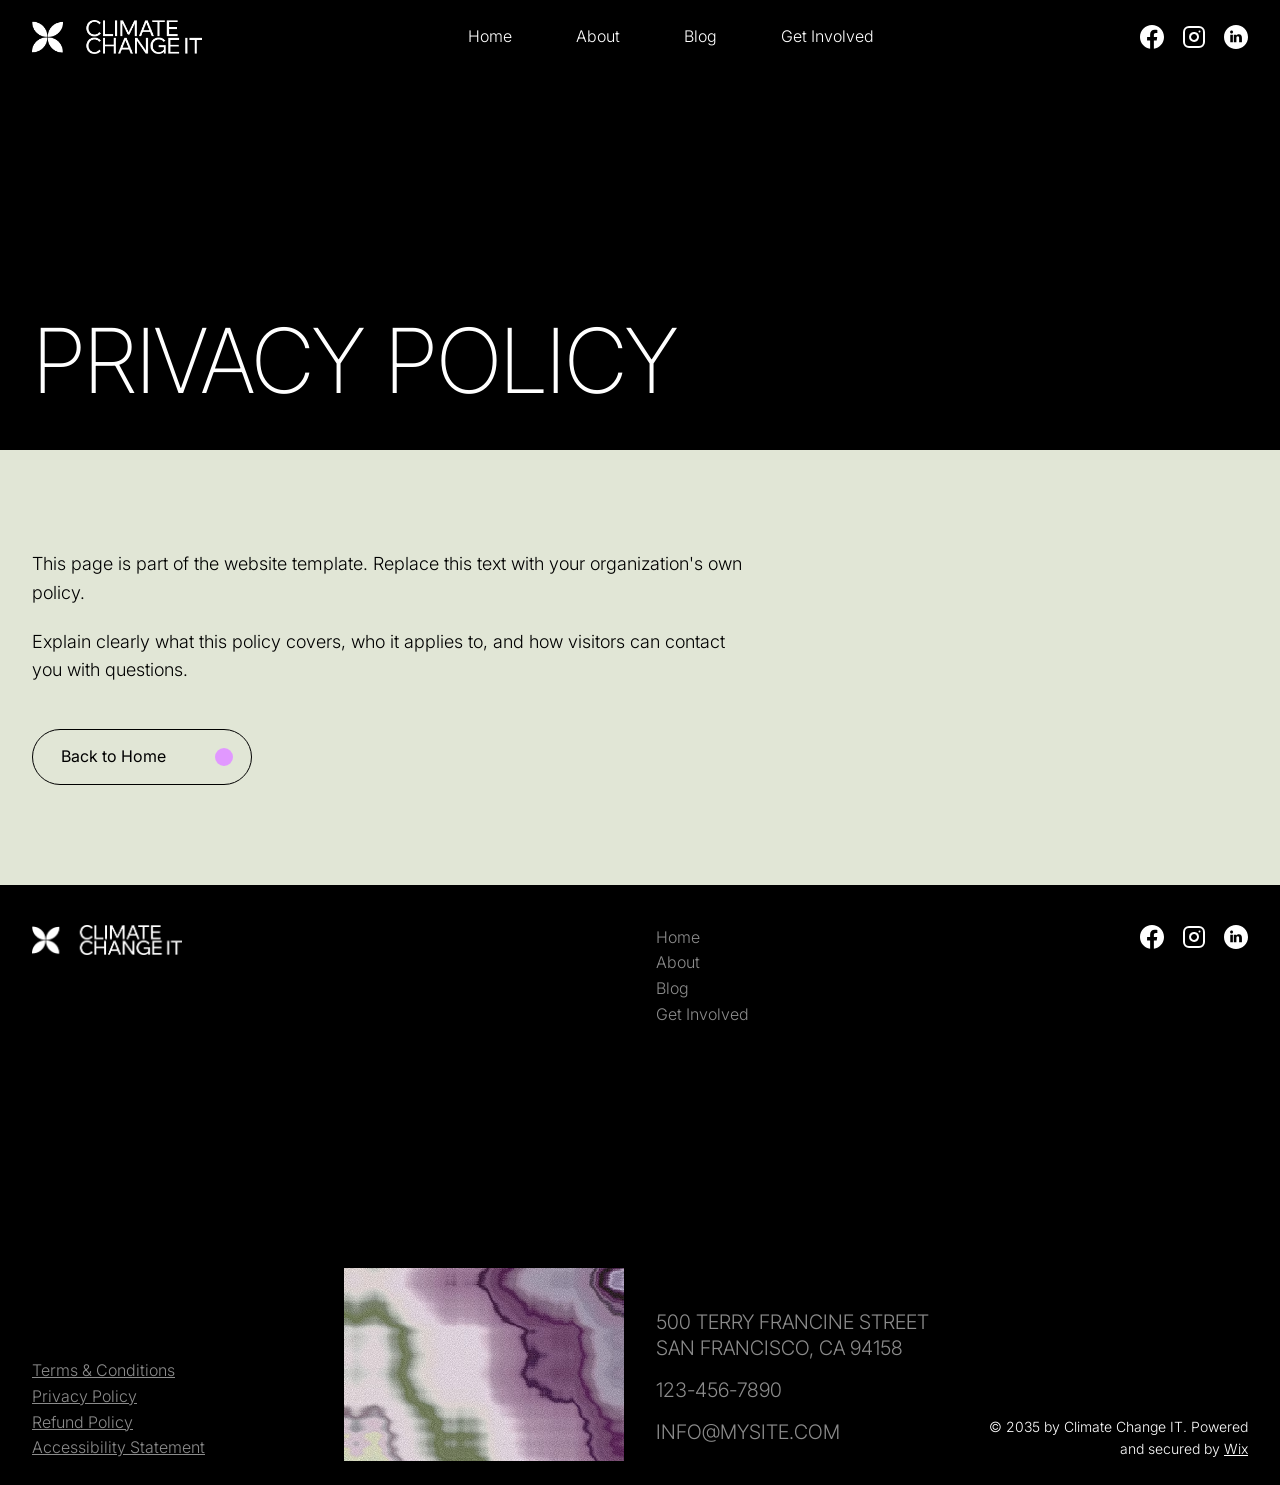
<file: pages/privacy.html>
<!DOCTYPE html>
<html lang="en">
<head>
  <meta charset="UTF-8">
  <meta name="viewport" content="width=device-width, initial-scale=1.0">
  <title>Privacy Policy | Climate Change IT</title>

  <!-- Google Fonts -->
  <link rel="preconnect" href="https://fonts.googleapis.com">
  <link rel="preconnect" href="https://fonts.gstatic.com" crossorigin>
  <link href="https://fonts.googleapis.com/css2?family=Inter+Tight:wght@200;300;400&family=Inter:wght@300;400;500&display=swap" rel="stylesheet">

  <!-- AOS ანიმაციების ბიბლიოთეკა (CSS) -->
  <link rel="stylesheet" href="https://unpkg.com/aos@2.3.4/dist/aos.css">

  <link rel="stylesheet" href="../style.css">
</head>
<body>

  <!-- ================= HEADER ================= -->
  <header class="header">
    <a class="logo" href="../index.html">
      <img src="../imgs/logo.png" alt="Climate Change IT">
    </a>

    <!-- ბურგერ მენიუ JS-ის გარეშე: checkbox + label (მუშაობს მხოლოდ მობილურზე) -->
    <input type="checkbox" id="menu-toggle" class="menu-toggle">
    <label for="menu-toggle" class="burger" aria-label="Open menu">
      <span></span>
      <span></span>
      <span></span>
    </label>

    <nav class="nav">
      <ul class="nav__list">
        <li><a href="../index.html">Home</a></li>
        <li><a href="about.html">About</a></li>
        <li><a href="blog.html">Blog</a></li>
        <li><a href="get-involved.html">Get Involved</a></li>
      </ul>
    </nav>

    <div class="socials">
      <a href="https://www.facebook.com/wix" target="_blank" aria-label="Facebook">
        <svg viewBox="0 0 24 24" fill="currentColor"><path d="M12 0C5.373 0 0 5.373 0 12c0 5.99 4.388 10.954 10.125 11.854v-8.385H7.078v-3.47h3.047V9.356c0-3.007 1.792-4.669 4.533-4.669 1.312 0 2.686.235 2.686.235v2.953H15.83c-1.491 0-1.956.925-1.956 1.874v2.25h3.328l-.532 3.47h-2.796v8.385C19.612 22.954 24 17.99 24 12c0-6.627-5.373-12-12-12z"/></svg>
      </a>
      <a href="https://www.instagram.com/wix" target="_blank" aria-label="Instagram">
        <svg viewBox="0 0 24 24" fill="none" stroke="currentColor" stroke-width="2" stroke-linecap="round" stroke-linejoin="round"><rect x="2" y="2" width="20" height="20" rx="5" ry="5"></rect><path d="M16 11.37A4 4 0 1 1 12.63 8 4 4 0 0 1 16 11.37z"></path><line x1="17.5" y1="6.5" x2="17.51" y2="6.5"></line></svg>
      </a>
      <a href="https://www.linkedin.com/company/wix-com" target="_blank" aria-label="LinkedIn">
        <svg viewBox="0 0 24 24" fill="currentColor"><path d="M12 0C5.373 0 0 5.373 0 12s5.373 12 12 12 12-5.373 12-12S18.627 0 12 0zm-3.12 17.203H6.28V9.672h2.6V17.203zM7.58 8.527c-.832 0-1.508-.676-1.508-1.508 0-.832.676-1.508 1.508-1.508.832 0 1.508.676 1.508 1.508 0 .832-.676 1.508-1.508 1.508zm10.14 8.676h-2.6v-3.79c0-.904-.017-2.067-1.26-2.067-1.26 0-1.453.984-1.453 2.002v3.855h-2.6V9.672h2.496v1.028h.035c.348-.658 1.196-1.352 2.464-1.352 2.636 0 3.118 1.735 3.118 3.992v3.863z"/></svg>
      </a>
    </div>
  </header>

  <main>
    <section class="page-hero page-hero--plain">
      <h1 class="title-l" data-aos="fade-up">Privacy Policy</h1>
    </section>

    <section class="plain">
      <p>This page is part of the website template. Replace this text with your organization's own policy.</p>
      <p>Explain clearly what this policy covers, who it applies to, and how visitors can contact you with questions.</p>
      <a class="btn" href="../index.html">Back to Home <span class="btn__dot"></span></a>
    </section>
  </main>

  <!-- ================= FOOTER ================= -->
  <footer class="footer">
    <div class="footer__col">
      <a class="footer__logo" href="../index.html">
        <img src="../imgs/logo.png" alt="Climate Change IT">
      </a>
      <div class="footer__links">
        <a href="terms.html">Terms &amp; Conditions</a>
        <a href="privacy.html">Privacy Policy</a>
        <a href="refund.html">Refund Policy</a>
        <a href="accessibility.html">Accessibility Statement</a>
      </div>
    </div>

    <img class="footer__img" src="../imgs/img-footer.avif" alt="Green forest" data-aos="fade-up">

    <div class="footer__col">
      <div class="footer__nav">
        <a href="../index.html">Home</a>
        <a href="about.html">About</a>
        <a href="blog.html">Blog</a>
        <a href="get-involved.html">Get Involved</a>
      </div>
      <address class="footer__contact">
        <p>500 Terry Francine Street<br>San Francisco, CA 94158</p>
        <p><a href="tel:1234567890">123-456-7890</a></p>
        <p><a href="mailto:info@mysite.com">info@mysite.com</a></p>
      </address>
    </div>

    <div class="footer__col">
      <div class="socials">
        <a href="https://www.facebook.com/wix" target="_blank" aria-label="Facebook">
          <svg viewBox="0 0 24 24" fill="currentColor"><path d="M12 0C5.373 0 0 5.373 0 12c0 5.99 4.388 10.954 10.125 11.854v-8.385H7.078v-3.47h3.047V9.356c0-3.007 1.792-4.669 4.533-4.669 1.312 0 2.686.235 2.686.235v2.953H15.83c-1.491 0-1.956.925-1.956 1.874v2.25h3.328l-.532 3.47h-2.796v8.385C19.612 22.954 24 17.99 24 12c0-6.627-5.373-12-12-12z"/></svg>
        </a>
        <a href="https://www.instagram.com/wix" target="_blank" aria-label="Instagram">
          <svg viewBox="0 0 24 24" fill="none" stroke="currentColor" stroke-width="2" stroke-linecap="round" stroke-linejoin="round"><rect x="2" y="2" width="20" height="20" rx="5" ry="5"></rect><path d="M16 11.37A4 4 0 1 1 12.63 8 4 4 0 0 1 16 11.37z"></path><line x1="17.5" y1="6.5" x2="17.51" y2="6.5"></line></svg>
        </a>
        <a href="https://www.linkedin.com/company/wix-com" target="_blank" aria-label="LinkedIn">
          <svg viewBox="0 0 24 24" fill="currentColor"><path d="M12 0C5.373 0 0 5.373 0 12s5.373 12 12 12 12-5.373 12-12S18.627 0 12 0zm-3.12 17.203H6.28V9.672h2.6V17.203zM7.58 8.527c-.832 0-1.508-.676-1.508-1.508 0-.832.676-1.508 1.508-1.508.832 0 1.508.676 1.508 1.508 0 .832-.676 1.508-1.508 1.508zm10.14 8.676h-2.6v-3.79c0-.904-.017-2.067-1.26-2.067-1.26 0-1.453.984-1.453 2.002v3.855h-2.6V9.672h2.496v1.028h.035c.348-.658 1.196-1.352 2.464-1.352 2.636 0 3.118 1.735 3.118 3.992v3.863z"/></svg>
        </a>
      </div>
      <p class="copyright">© 2035 by Climate Change IT. Powered and secured by <a href="https://www.wix.com" target="_blank">Wix</a></p>
    </div>
  </footer>

  <!-- AOS ბიბლიოთეკა — ეს ერთადერთი სკრიპტია, მხოლოდ ანიმაციების ჩასართავად -->
  <script src="https://unpkg.com/aos@2.3.4/dist/aos.js"></script>
  <script>AOS.init({ once: true, duration: 800 });</script>
</body>
</html>
</file>
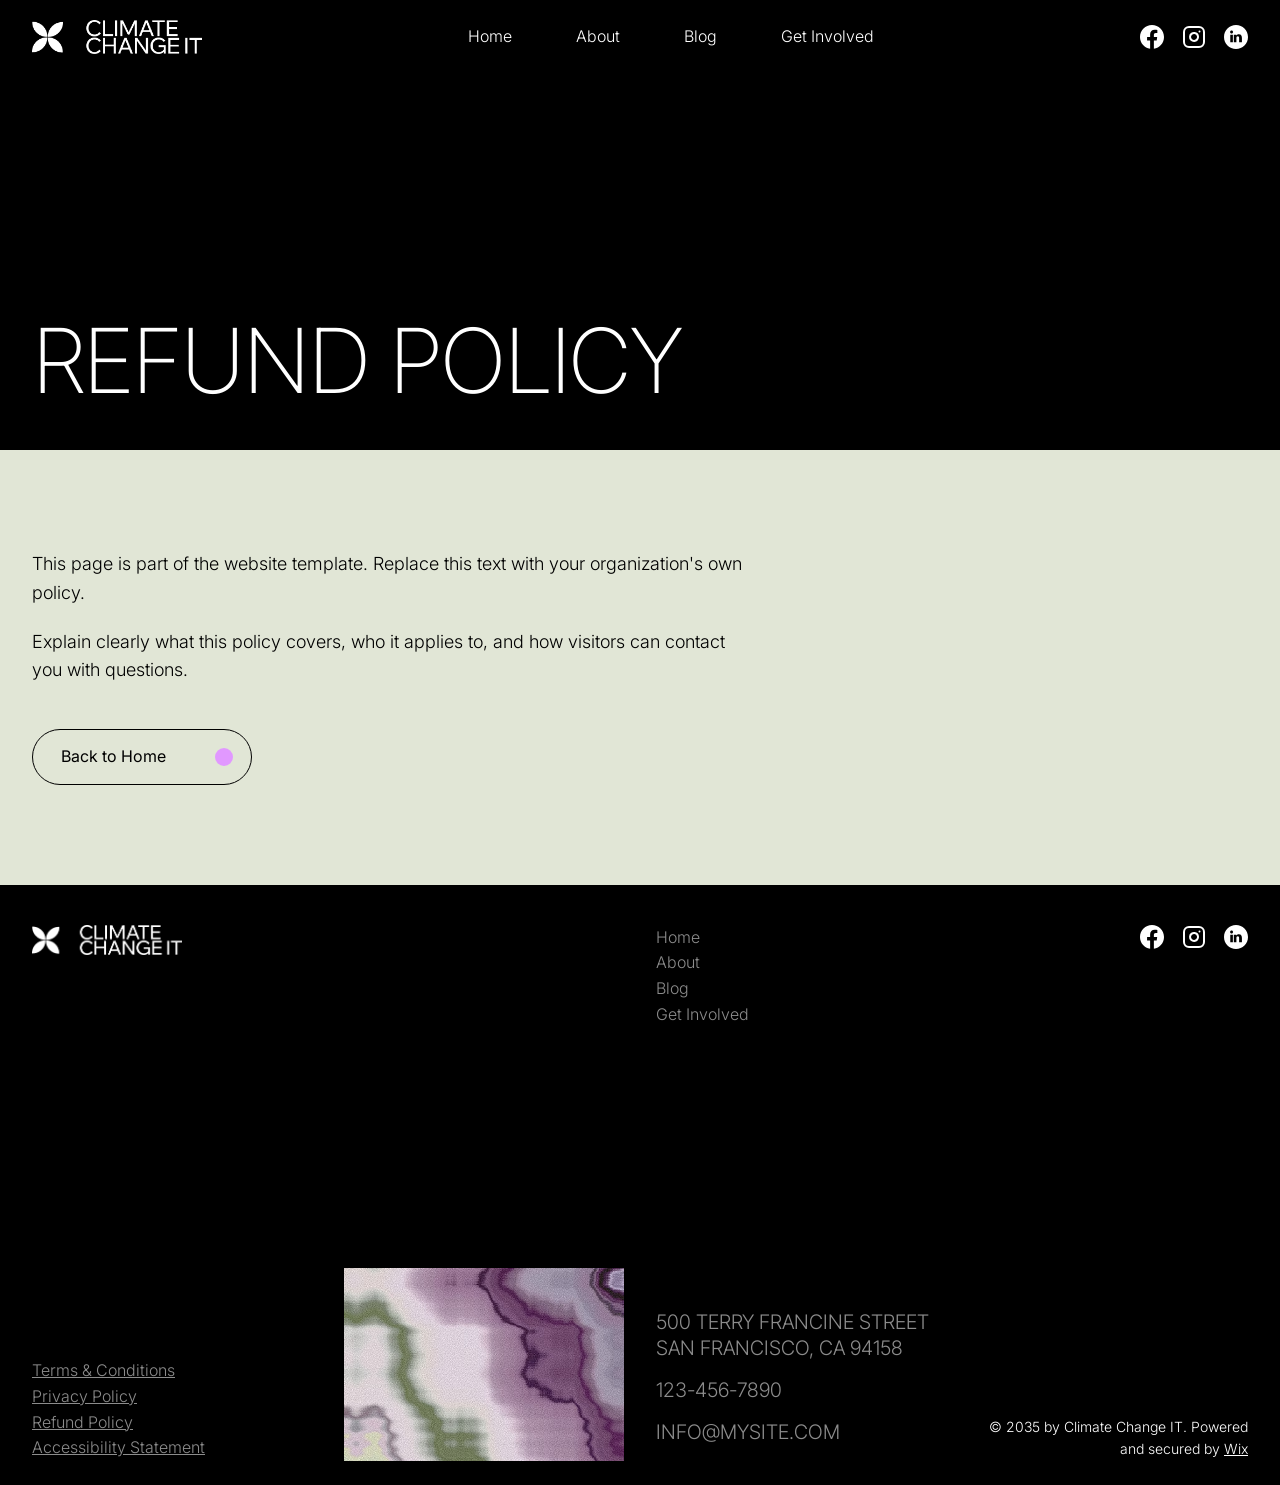
<file: pages/refund.html>
<!DOCTYPE html>
<html lang="en">
<head>
  <meta charset="UTF-8">
  <meta name="viewport" content="width=device-width, initial-scale=1.0">
  <title>Refund Policy | Climate Change IT</title>

  <!-- Google Fonts -->
  <link rel="preconnect" href="https://fonts.googleapis.com">
  <link rel="preconnect" href="https://fonts.gstatic.com" crossorigin>
  <link href="https://fonts.googleapis.com/css2?family=Inter+Tight:wght@200;300;400&family=Inter:wght@300;400;500&display=swap" rel="stylesheet">

  <!-- AOS ანიმაციების ბიბლიოთეკა (CSS) -->
  <link rel="stylesheet" href="https://unpkg.com/aos@2.3.4/dist/aos.css">

  <link rel="stylesheet" href="../style.css">
</head>
<body>

  <!-- ================= HEADER ================= -->
  <header class="header">
    <a class="logo" href="../index.html">
      <img src="../imgs/logo.png" alt="Climate Change IT">
    </a>

    <!-- ბურგერ მენიუ JS-ის გარეშე: checkbox + label (მუშაობს მხოლოდ მობილურზე) -->
    <input type="checkbox" id="menu-toggle" class="menu-toggle">
    <label for="menu-toggle" class="burger" aria-label="Open menu">
      <span></span>
      <span></span>
      <span></span>
    </label>

    <nav class="nav">
      <ul class="nav__list">
        <li><a href="../index.html">Home</a></li>
        <li><a href="about.html">About</a></li>
        <li><a href="blog.html">Blog</a></li>
        <li><a href="get-involved.html">Get Involved</a></li>
      </ul>
    </nav>

    <div class="socials">
      <a href="https://www.facebook.com/wix" target="_blank" aria-label="Facebook">
        <svg viewBox="0 0 24 24" fill="currentColor"><path d="M12 0C5.373 0 0 5.373 0 12c0 5.99 4.388 10.954 10.125 11.854v-8.385H7.078v-3.47h3.047V9.356c0-3.007 1.792-4.669 4.533-4.669 1.312 0 2.686.235 2.686.235v2.953H15.83c-1.491 0-1.956.925-1.956 1.874v2.25h3.328l-.532 3.47h-2.796v8.385C19.612 22.954 24 17.99 24 12c0-6.627-5.373-12-12-12z"/></svg>
      </a>
      <a href="https://www.instagram.com/wix" target="_blank" aria-label="Instagram">
        <svg viewBox="0 0 24 24" fill="none" stroke="currentColor" stroke-width="2" stroke-linecap="round" stroke-linejoin="round"><rect x="2" y="2" width="20" height="20" rx="5" ry="5"></rect><path d="M16 11.37A4 4 0 1 1 12.63 8 4 4 0 0 1 16 11.37z"></path><line x1="17.5" y1="6.5" x2="17.51" y2="6.5"></line></svg>
      </a>
      <a href="https://www.linkedin.com/company/wix-com" target="_blank" aria-label="LinkedIn">
        <svg viewBox="0 0 24 24" fill="currentColor"><path d="M12 0C5.373 0 0 5.373 0 12s5.373 12 12 12 12-5.373 12-12S18.627 0 12 0zm-3.12 17.203H6.28V9.672h2.6V17.203zM7.58 8.527c-.832 0-1.508-.676-1.508-1.508 0-.832.676-1.508 1.508-1.508.832 0 1.508.676 1.508 1.508 0 .832-.676 1.508-1.508 1.508zm10.14 8.676h-2.6v-3.79c0-.904-.017-2.067-1.26-2.067-1.26 0-1.453.984-1.453 2.002v3.855h-2.6V9.672h2.496v1.028h.035c.348-.658 1.196-1.352 2.464-1.352 2.636 0 3.118 1.735 3.118 3.992v3.863z"/></svg>
      </a>
    </div>
  </header>

  <main>
    <section class="page-hero page-hero--plain">
      <h1 class="title-l" data-aos="fade-up">Refund Policy</h1>
    </section>

    <section class="plain">
      <p>This page is part of the website template. Replace this text with your organization's own policy.</p>
      <p>Explain clearly what this policy covers, who it applies to, and how visitors can contact you with questions.</p>
      <a class="btn" href="../index.html">Back to Home <span class="btn__dot"></span></a>
    </section>
  </main>

  <!-- ================= FOOTER ================= -->
  <footer class="footer">
    <div class="footer__col">
      <a class="footer__logo" href="../index.html">
        <img src="../imgs/logo.png" alt="Climate Change IT">
      </a>
      <div class="footer__links">
        <a href="terms.html">Terms &amp; Conditions</a>
        <a href="privacy.html">Privacy Policy</a>
        <a href="refund.html">Refund Policy</a>
        <a href="accessibility.html">Accessibility Statement</a>
      </div>
    </div>

    <img class="footer__img" src="../imgs/img-footer.avif" alt="Green forest" data-aos="fade-up">

    <div class="footer__col">
      <div class="footer__nav">
        <a href="../index.html">Home</a>
        <a href="about.html">About</a>
        <a href="blog.html">Blog</a>
        <a href="get-involved.html">Get Involved</a>
      </div>
      <address class="footer__contact">
        <p>500 Terry Francine Street<br>San Francisco, CA 94158</p>
        <p><a href="tel:1234567890">123-456-7890</a></p>
        <p><a href="mailto:info@mysite.com">info@mysite.com</a></p>
      </address>
    </div>

    <div class="footer__col">
      <div class="socials">
        <a href="https://www.facebook.com/wix" target="_blank" aria-label="Facebook">
          <svg viewBox="0 0 24 24" fill="currentColor"><path d="M12 0C5.373 0 0 5.373 0 12c0 5.99 4.388 10.954 10.125 11.854v-8.385H7.078v-3.47h3.047V9.356c0-3.007 1.792-4.669 4.533-4.669 1.312 0 2.686.235 2.686.235v2.953H15.83c-1.491 0-1.956.925-1.956 1.874v2.25h3.328l-.532 3.47h-2.796v8.385C19.612 22.954 24 17.99 24 12c0-6.627-5.373-12-12-12z"/></svg>
        </a>
        <a href="https://www.instagram.com/wix" target="_blank" aria-label="Instagram">
          <svg viewBox="0 0 24 24" fill="none" stroke="currentColor" stroke-width="2" stroke-linecap="round" stroke-linejoin="round"><rect x="2" y="2" width="20" height="20" rx="5" ry="5"></rect><path d="M16 11.37A4 4 0 1 1 12.63 8 4 4 0 0 1 16 11.37z"></path><line x1="17.5" y1="6.5" x2="17.51" y2="6.5"></line></svg>
        </a>
        <a href="https://www.linkedin.com/company/wix-com" target="_blank" aria-label="LinkedIn">
          <svg viewBox="0 0 24 24" fill="currentColor"><path d="M12 0C5.373 0 0 5.373 0 12s5.373 12 12 12 12-5.373 12-12S18.627 0 12 0zm-3.12 17.203H6.28V9.672h2.6V17.203zM7.58 8.527c-.832 0-1.508-.676-1.508-1.508 0-.832.676-1.508 1.508-1.508.832 0 1.508.676 1.508 1.508 0 .832-.676 1.508-1.508 1.508zm10.14 8.676h-2.6v-3.79c0-.904-.017-2.067-1.26-2.067-1.26 0-1.453.984-1.453 2.002v3.855h-2.6V9.672h2.496v1.028h.035c.348-.658 1.196-1.352 2.464-1.352 2.636 0 3.118 1.735 3.118 3.992v3.863z"/></svg>
        </a>
      </div>
      <p class="copyright">© 2035 by Climate Change IT. Powered and secured by <a href="https://www.wix.com" target="_blank">Wix</a></p>
    </div>
  </footer>

  <!-- AOS ბიბლიოთეკა — ეს ერთადერთი სკრიპტია, მხოლოდ ანიმაციების ჩასართავად -->
  <script src="https://unpkg.com/aos@2.3.4/dist/aos.js"></script>
  <script>AOS.init({ once: true, duration: 800 });</script>
</body>
</html>
</file>
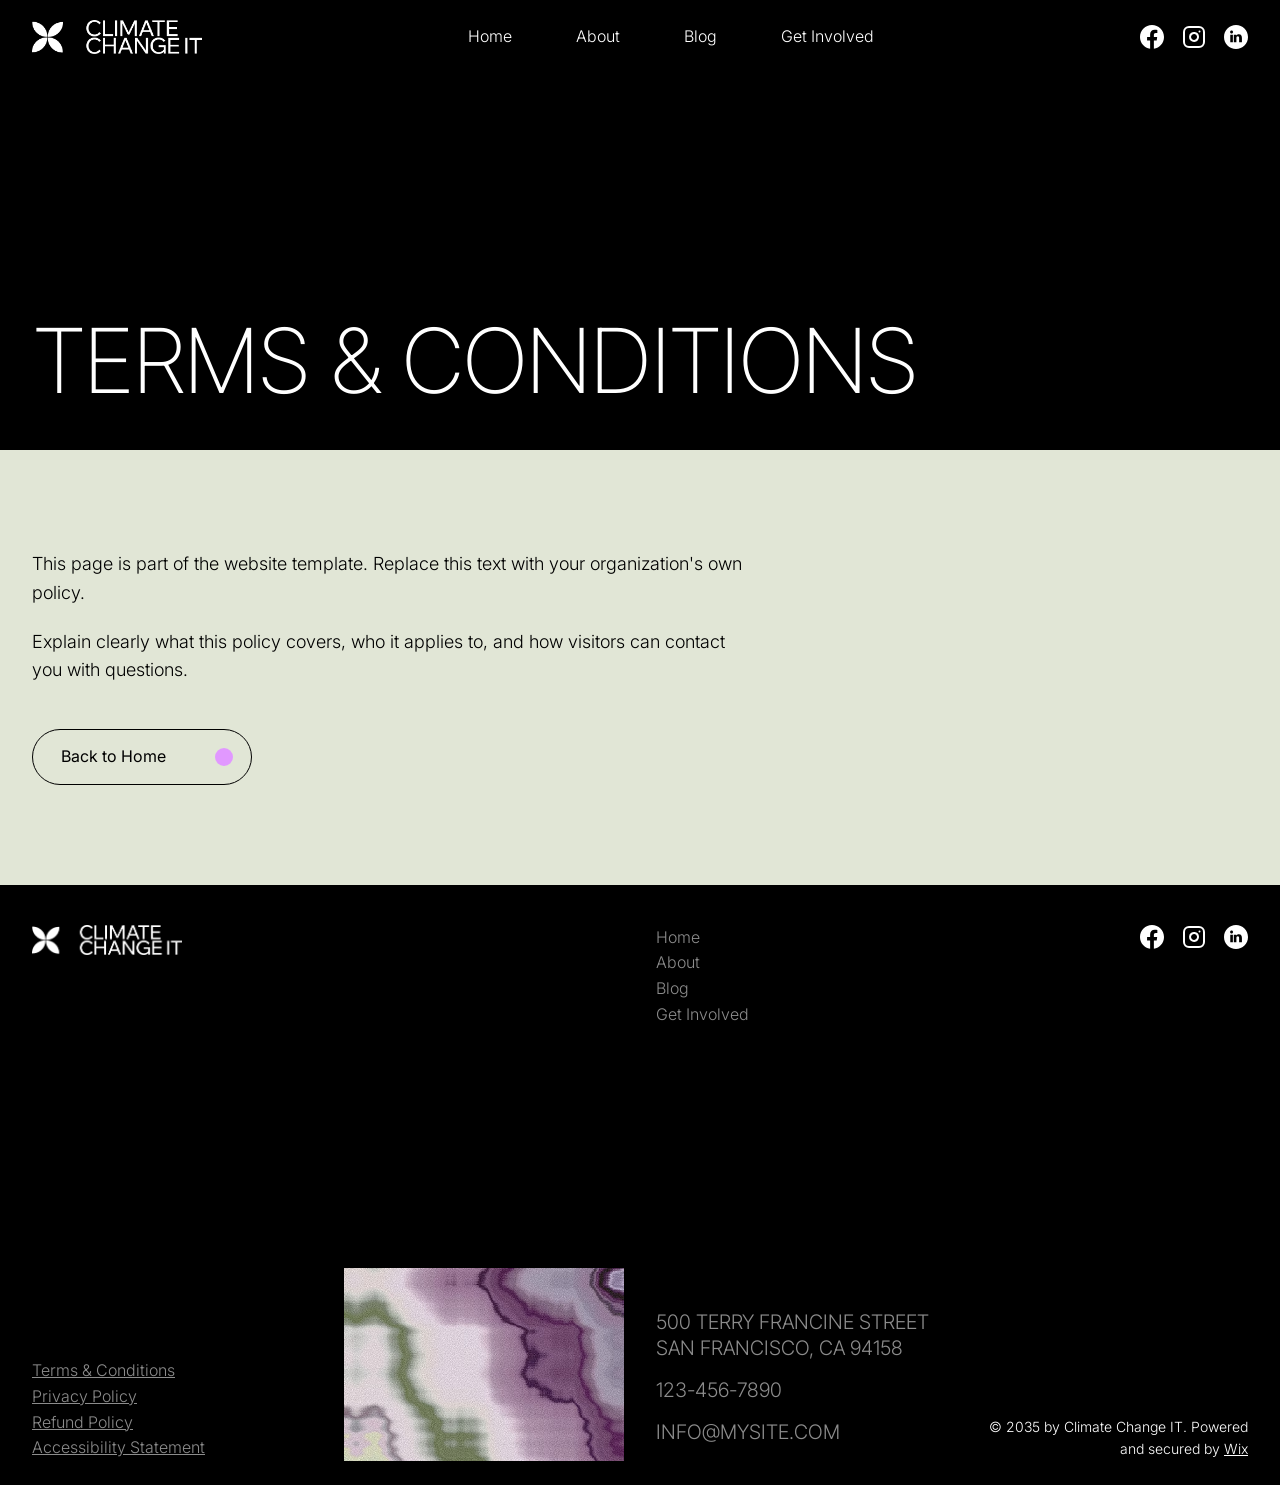
<file: pages/terms.html>
<!DOCTYPE html>
<html lang="en">
<head>
  <meta charset="UTF-8">
  <meta name="viewport" content="width=device-width, initial-scale=1.0">
  <title>Terms &amp; Conditions | Climate Change IT</title>

  <!-- Google Fonts -->
  <link rel="preconnect" href="https://fonts.googleapis.com">
  <link rel="preconnect" href="https://fonts.gstatic.com" crossorigin>
  <link href="https://fonts.googleapis.com/css2?family=Inter+Tight:wght@200;300;400&family=Inter:wght@300;400;500&display=swap" rel="stylesheet">

  <!-- AOS ანიმაციების ბიბლიოთეკა (CSS) -->
  <link rel="stylesheet" href="https://unpkg.com/aos@2.3.4/dist/aos.css">

  <link rel="stylesheet" href="../style.css">
</head>
<body>

  <!-- ================= HEADER ================= -->
  <header class="header">
    <a class="logo" href="../index.html">
      <img src="../imgs/logo.png" alt="Climate Change IT">
    </a>

    <!-- ბურგერ მენიუ JS-ის გარეშე: checkbox + label (მუშაობს მხოლოდ მობილურზე) -->
    <input type="checkbox" id="menu-toggle" class="menu-toggle">
    <label for="menu-toggle" class="burger" aria-label="Open menu">
      <span></span>
      <span></span>
      <span></span>
    </label>

    <nav class="nav">
      <ul class="nav__list">
        <li><a href="../index.html">Home</a></li>
        <li><a href="about.html">About</a></li>
        <li><a href="blog.html">Blog</a></li>
        <li><a href="get-involved.html">Get Involved</a></li>
      </ul>
    </nav>

    <div class="socials">
      <a href="https://www.facebook.com/wix" target="_blank" aria-label="Facebook">
        <svg viewBox="0 0 24 24" fill="currentColor"><path d="M12 0C5.373 0 0 5.373 0 12c0 5.99 4.388 10.954 10.125 11.854v-8.385H7.078v-3.47h3.047V9.356c0-3.007 1.792-4.669 4.533-4.669 1.312 0 2.686.235 2.686.235v2.953H15.83c-1.491 0-1.956.925-1.956 1.874v2.25h3.328l-.532 3.47h-2.796v8.385C19.612 22.954 24 17.99 24 12c0-6.627-5.373-12-12-12z"/></svg>
      </a>
      <a href="https://www.instagram.com/wix" target="_blank" aria-label="Instagram">
        <svg viewBox="0 0 24 24" fill="none" stroke="currentColor" stroke-width="2" stroke-linecap="round" stroke-linejoin="round"><rect x="2" y="2" width="20" height="20" rx="5" ry="5"></rect><path d="M16 11.37A4 4 0 1 1 12.63 8 4 4 0 0 1 16 11.37z"></path><line x1="17.5" y1="6.5" x2="17.51" y2="6.5"></line></svg>
      </a>
      <a href="https://www.linkedin.com/company/wix-com" target="_blank" aria-label="LinkedIn">
        <svg viewBox="0 0 24 24" fill="currentColor"><path d="M12 0C5.373 0 0 5.373 0 12s5.373 12 12 12 12-5.373 12-12S18.627 0 12 0zm-3.12 17.203H6.28V9.672h2.6V17.203zM7.58 8.527c-.832 0-1.508-.676-1.508-1.508 0-.832.676-1.508 1.508-1.508.832 0 1.508.676 1.508 1.508 0 .832-.676 1.508-1.508 1.508zm10.14 8.676h-2.6v-3.79c0-.904-.017-2.067-1.26-2.067-1.26 0-1.453.984-1.453 2.002v3.855h-2.6V9.672h2.496v1.028h.035c.348-.658 1.196-1.352 2.464-1.352 2.636 0 3.118 1.735 3.118 3.992v3.863z"/></svg>
      </a>
    </div>
  </header>

  <main>
    <section class="page-hero page-hero--plain">
      <h1 class="title-l" data-aos="fade-up">Terms &amp; Conditions</h1>
    </section>

    <section class="plain">
      <p>This page is part of the website template. Replace this text with your organization's own policy.</p>
      <p>Explain clearly what this policy covers, who it applies to, and how visitors can contact you with questions.</p>
      <a class="btn" href="../index.html">Back to Home <span class="btn__dot"></span></a>
    </section>
  </main>

  <!-- ================= FOOTER ================= -->
  <footer class="footer">
    <div class="footer__col">
      <a class="footer__logo" href="../index.html">
        <img src="../imgs/logo.png" alt="Climate Change IT">
      </a>
      <div class="footer__links">
        <a href="terms.html">Terms &amp; Conditions</a>
        <a href="privacy.html">Privacy Policy</a>
        <a href="refund.html">Refund Policy</a>
        <a href="accessibility.html">Accessibility Statement</a>
      </div>
    </div>

    <img class="footer__img" src="../imgs/img-footer.avif" alt="Green forest" data-aos="fade-up">

    <div class="footer__col">
      <div class="footer__nav">
        <a href="../index.html">Home</a>
        <a href="about.html">About</a>
        <a href="blog.html">Blog</a>
        <a href="get-involved.html">Get Involved</a>
      </div>
      <address class="footer__contact">
        <p>500 Terry Francine Street<br>San Francisco, CA 94158</p>
        <p><a href="tel:1234567890">123-456-7890</a></p>
        <p><a href="mailto:info@mysite.com">info@mysite.com</a></p>
      </address>
    </div>

    <div class="footer__col">
      <div class="socials">
        <a href="https://www.facebook.com/wix" target="_blank" aria-label="Facebook">
          <svg viewBox="0 0 24 24" fill="currentColor"><path d="M12 0C5.373 0 0 5.373 0 12c0 5.99 4.388 10.954 10.125 11.854v-8.385H7.078v-3.47h3.047V9.356c0-3.007 1.792-4.669 4.533-4.669 1.312 0 2.686.235 2.686.235v2.953H15.83c-1.491 0-1.956.925-1.956 1.874v2.25h3.328l-.532 3.47h-2.796v8.385C19.612 22.954 24 17.99 24 12c0-6.627-5.373-12-12-12z"/></svg>
        </a>
        <a href="https://www.instagram.com/wix" target="_blank" aria-label="Instagram">
          <svg viewBox="0 0 24 24" fill="none" stroke="currentColor" stroke-width="2" stroke-linecap="round" stroke-linejoin="round"><rect x="2" y="2" width="20" height="20" rx="5" ry="5"></rect><path d="M16 11.37A4 4 0 1 1 12.63 8 4 4 0 0 1 16 11.37z"></path><line x1="17.5" y1="6.5" x2="17.51" y2="6.5"></line></svg>
        </a>
        <a href="https://www.linkedin.com/company/wix-com" target="_blank" aria-label="LinkedIn">
          <svg viewBox="0 0 24 24" fill="currentColor"><path d="M12 0C5.373 0 0 5.373 0 12s5.373 12 12 12 12-5.373 12-12S18.627 0 12 0zm-3.12 17.203H6.28V9.672h2.6V17.203zM7.58 8.527c-.832 0-1.508-.676-1.508-1.508 0-.832.676-1.508 1.508-1.508.832 0 1.508.676 1.508 1.508 0 .832-.676 1.508-1.508 1.508zm10.14 8.676h-2.6v-3.79c0-.904-.017-2.067-1.26-2.067-1.26 0-1.453.984-1.453 2.002v3.855h-2.6V9.672h2.496v1.028h.035c.348-.658 1.196-1.352 2.464-1.352 2.636 0 3.118 1.735 3.118 3.992v3.863z"/></svg>
        </a>
      </div>
      <p class="copyright">© 2035 by Climate Change IT. Powered and secured by <a href="https://www.wix.com" target="_blank">Wix</a></p>
    </div>
  </footer>

  <!-- AOS ბიბლიოთეკა — ეს ერთადერთი სკრიპტია, მხოლოდ ანიმაციების ჩასართავად -->
  <script src="https://unpkg.com/aos@2.3.4/dist/aos.js"></script>
  <script>AOS.init({ once: true, duration: 800 });</script>
</body>
</html>
</file>
<file: style.css>
/* =========================================================
   Climate Change IT — HTML/CSS პროექტი
   ---------------------------------------------------------
   სარჩევი:
   1. ცვლადები და ზოგადი სტილები
   2. სათაურები და ღილაკები
   3. Header (ბურგერ მენიუ JS-ის გარეშე)
   4. მთავარი გვერდი (index)
   5. About გვერდი
   6. Blog გვერდი
   7. ფორმა (Subscribe) — ვალიდაცია CSS-ით
   8. მარტივი გვერდები (policy / post)
   9. Footer
   10. Media Queries — 2 ბრეიქპოინტი (1024px და 600px)
   ========================================================= */


/* ============ 1. ცვლადები და ზოგადი სტილები ============ */
:root {
  --purple: #e198ff;
  --sage: #e1e6d6;
  --black: #000000;
  --white: #ffffff;
  --gray: #8c8c8c;
  --error: #c4002b;

  /* Google Fonts — შემოტანილია თითოეული HTML-ის <head>-ში */
  --font-title: "Inter Tight", sans-serif;
  --font-text: "Inter", sans-serif;

  --pad: 32px; /* სექციების გვერდითი დაშორება */
}

* {
  margin: 0;
  padding: 0;
  box-sizing: border-box;
}

html {
  scroll-behavior: smooth;
}

body {
  font-family: var(--font-text);
  font-weight: 300;
  font-size: 16px;
  line-height: 1.6;
  color: var(--black);
  /* AOS-ის fade-left/right ანიმაციები ჰორიზონტალურ სქროლს რომ არ იწვევდეს */
  overflow-x: hidden;
}

img {
  display: block;
  max-width: 100%;
}

a {
  color: inherit;
  text-decoration: none;
}

ul {
  list-style: none;
}


/* ============ 2. სათაურები და ღილაკები ============ */
h1,
h2,
h3 {
  font-family: var(--font-title);
  font-weight: 200;
  line-height: 0.9;
  text-transform: uppercase;
}

/* clamp(მინიმუმი, სასურველი, მაქსიმუმი) — შრიფტი ეკრანთან ერთად იზრდება */
.title-xl {
  font-size: clamp(44px, 9vw, 150px);
  letter-spacing: -0.03em;
}

.title-l {
  font-size: clamp(38px, 7vw, 112px);
  letter-spacing: -0.03em;
}

.title-s {
  font-size: 22px;
  font-weight: 300;
  line-height: 1.2;
}

/* მომრგვალებული ღილაკი წერტილით */
.btn {
  display: inline-flex;
  align-items: center;
  justify-content: space-between;
  gap: 40px;
  min-width: 220px;
  padding: 14px 18px 14px 28px;
  border: 1px solid currentColor;
  border-radius: 40px;
  background: transparent;
  font-family: var(--font-text);
  font-size: 16px;
  font-weight: 400;
  color: inherit;
  cursor: pointer;
}

.btn__dot {
  width: 18px;
  height: 18px;
  border-radius: 50%;
  background-color: var(--purple);
  transition: transform 0.2s ease;
}

.btn:hover {
  text-decoration: underline;
}

.btn:hover .btn__dot {
  transform: scale(1.3);
}

.btn--black-dot .btn__dot {
  background-color: var(--black);
}


/* ============ 3. Header ============ */
.header {
  position: absolute;
  top: 0;
  left: 0;
  z-index: 10;
  width: 100%;
  display: flex;
  align-items: center;
  justify-content: space-between;
  gap: 24px;
  padding: 20px var(--pad);
  color: var(--white);
  background: linear-gradient(rgba(0, 0, 0, 0.5), rgba(0, 0, 0, 0));
}

.logo img {
  width: 170px;
}

.nav__list {
  display: flex;
  gap: 64px;
}

.nav__list a:hover,
.nav__list a.active {
  text-decoration: underline;
  text-underline-offset: 6px;
}

.socials {
  display: flex;
  align-items: center;
  gap: 18px;
}

.socials svg {
  display: block;
  width: 24px;
  height: 24px;
  transition: opacity 0.2s;
}

.socials a:hover svg {
  opacity: 0.6;
}

/* checkbox დამალულია — მას label (ბურგერი) რთავს და თიშავს */
.menu-toggle {
  display: none;
}

.burger {
  display: none;
  flex-direction: column;
  gap: 6px;
  cursor: pointer;
}

.burger span {
  display: block;
  width: 28px;
  height: 2px;
  background-color: var(--white);
  transition: transform 0.3s, opacity 0.3s;
}


/* ============ 4. მთავარი გვერდი (index) ============ */

/* --- Hero --- */
.hero {
  min-height: 100vh;
  padding: 150px var(--pad) 80px;
  color: var(--white);
  background:
    linear-gradient(rgba(0, 0, 0, 0.3), rgba(0, 0, 0, 0.3)),
    url(imgs/21.avif) center / cover no-repeat,
    #2c3b2a;
}

.hero__box {
  width: 380px;
  margin-left: auto;
  padding: 40px 32px;
  display: flex;
  flex-direction: column;
  align-items: center;
  gap: 32px;
  text-align: center;
  font-size: 18px;
  color: var(--black);
  background-color: var(--purple);
  animation: slide-in 1s ease-out both;
}

.hero__title {
  margin: 90px 0 70px;
  text-align: center;
}

.hero__texts {
  display: grid;
  grid-template-columns: 1fr 1fr;
  gap: 40px;
  font-size: 18px;
}

.hero__texts p {
  max-width: 400px;
}

.hero__texts p:last-child {
  margin-top: 140px;
}

/* --- Our Mission --- */
.mission {
  display: grid;
  grid-template-columns: 1fr 1fr;
  gap: 48px;
  padding: 120px var(--pad);
  background-color: var(--sage);
}

.mission__img img {
  width: 100%;
  max-width: 480px;
  aspect-ratio: 3 / 4;
  object-fit: cover;
}

.mission__content {
  display: flex;
  flex-direction: column;
  justify-content: space-between;
  align-items: flex-start;
  gap: 48px;
}

.mission__content p {
  max-width: 480px;
  font-size: 18px;
}

/* --- Services --- */
.services {
  padding: 100px var(--pad);
  background-color: var(--purple);
}

.services__title {
  max-width: 1000px;
  margin-bottom: 100px;
}

.service {
  display: grid;
  grid-template-columns: 120px 1fr 1fr 180px;
  grid-template-areas: "num info img price";
  gap: 32px;
  padding: 32px 0;
  border-top: 1px solid var(--black);
}

.service:last-child {
  border-bottom: 1px solid var(--black);
}

.service__num {
  grid-area: num;
  font-family: var(--font-title);
  font-size: 28px;
}

.service__info {
  grid-area: info;
}

.service__info h3 {
  margin-bottom: 24px;
  font-size: clamp(22px, 2.4vw, 34px);
  line-height: 1.1;
}

.service__info p {
  max-width: 360px;
}

.service__img {
  grid-area: img;
  width: 100%;
  max-width: 320px;
  aspect-ratio: 4 / 3;
  object-fit: cover;
  justify-self: end;
}

.service__price {
  grid-area: price;
  text-align: right;
  font-family: var(--font-title);
  font-size: clamp(24px, 2.5vw, 36px);
  font-weight: 200;
  line-height: 1.1;
}

/* --- Community / Approach (გალერეა) --- */
.community {
  padding: 100px var(--pad);
}

.community--dark {
  color: var(--white);
  background:
    linear-gradient(rgba(0, 0, 0, 0.35), rgba(0, 0, 0, 0.35)),
    url(https://static.wixstatic.com/media/c837a6_3a0fc2d8ce94454eb6b62fecc5eb5d1d~mv2.jpg/v1/fill/w_1920,h_1200,fp_0.50_0.50,q_85,enc_auto/approach.jpg) center / cover no-repeat,
    #3d4a36;
}

.community__title {
  max-width: 260px;
  margin-bottom: 80px;
}

.gallery {
  display: flex;
  justify-content: space-between;
  align-items: center;
  gap: 16px;
  margin-bottom: 80px;
}

.gallery img {
  object-fit: cover;
}

.gallery .wide {
  width: 15%;
  aspect-ratio: 4 / 3;
}

.gallery .tall {
  width: 12%;
  aspect-ratio: 3 / 4;
}

.community__text {
  max-width: 520px;
  font-size: 18px;
}

/* --- Latest insights --- */
.insights {
  padding: 80px var(--pad);
  color: var(--white);
  background:
    linear-gradient(rgba(0, 0, 0, 0.25), rgba(0, 0, 0, 0.25)),
    url(https://static.wixstatic.com/media/c837a6_e49e319983e040c78a25ff3abb04fed5~mv2.jpg/v1/fill/w_1910,h_1200,fp_0.50_0.50,q_90,enc_auto/1.jpg) center / cover no-repeat,
    #1f2d1e;
}

.insights__title {
  margin-bottom: 48px;
}

.cards {
  display: grid;
  grid-template-columns: repeat(3, 1fr);
  gap: 16px;
}

.card {
  display: block;
  color: var(--black);
  background-color: var(--purple);
  transition: transform 0.3s;
}

.card:hover {
  transform: translateY(-6px);
}

.card img {
  width: 100%;
  aspect-ratio: 4 / 3;
  object-fit: cover;
}

.card__title {
  padding: 16px 20px 32px;
  font-size: 18px;
  font-weight: 400;
}

.card:hover .card__title {
  text-decoration: underline;
}

.insights__more {
  margin-top: 60px;
  text-align: center;
}

/* --- Get involved today --- */
.join {
  display: grid;
  grid-template-columns: 1fr 1fr;
  background-color: var(--sage);
}

.join__img {
  width: 100%;
  height: 100%;
  min-height: 600px;
  object-fit: cover;
}

.join__content {
  display: flex;
  flex-direction: column;
  justify-content: space-between;
  align-items: flex-start;
  gap: 48px;
  padding: 100px var(--pad);
}

.join__content p {
  max-width: 460px;
  font-size: 18px;
}


/* ============ 5. About გვერდი ============ */
.page-hero {
  min-height: 70vh;
  display: flex;
  align-items: flex-end;
  padding: 150px var(--pad) 48px;
  color: var(--white);
  background-color: #333;
}

.page-hero--about {
  background:
    linear-gradient(rgba(0, 0, 0, 0.3), rgba(0, 0, 0, 0.3)),
    url(https://static.wixstatic.com/media/c837a6_e0e7d7b4d14543e786f18444080615aa~mv2.jpg/v1/fill/w_1920,h_640,al_c,q_85,enc_auto/14.jpg) center / cover no-repeat,
    #3a3a3a;
}

.page-hero--blog {
  background:
    linear-gradient(rgba(0, 0, 0, 0.25), rgba(0, 0, 0, 0.25)),
    url(https://static.wixstatic.com/media/c837a6_55850ef5bab647eba3f832351fbbca2c~mv2.jpg/v1/fill/w_1920,h_640,fp_0.50_0.50,q_85,enc_auto/11.jpg) center / cover no-repeat,
    #2f3b2c;
}

.page-hero--plain {
  min-height: 50vh;
  background-color: var(--black);
}

.page-hero__inner {
  width: 100%;
  display: grid;
  grid-template-columns: 1fr 1fr;
  align-items: end;
  gap: 40px;
}

.page-hero__inner p {
  max-width: 520px;
  font-size: 18px;
}

/* --- Our story --- */
.story {
  display: grid;
  grid-template-columns: 1fr 1fr;
  align-items: center;
  gap: 48px;
  padding: 100px var(--pad);
  background-color: var(--purple);
}

.story img {
  width: 60%;
  aspect-ratio: 3 / 4;
  object-fit: cover;
}

.story__text {
  display: flex;
  flex-direction: column;
  gap: 40px;
}

.story__text p {
  max-width: 520px;
  font-size: 18px;
}

/* --- Team --- */
.team {
  padding: 100px var(--pad);
  background-color: var(--sage);
}

.team__title {
  margin-bottom: 80px;
}

.member {
  display: grid;
  grid-template-columns: 60px 220px 1fr 1fr;
  grid-template-areas: "dot img info bio";
  gap: 32px;
  padding: 32px 0;
  border-top: 1px solid var(--black);
}

.member:last-child {
  border-bottom: 1px solid var(--black);
}

.member__dot {
  grid-area: dot;
  width: 18px;
  height: 18px;
  margin-top: 6px;
  border-radius: 50%;
  background-color: var(--purple);
}

.member img {
  grid-area: img;
  width: 100%;
  aspect-ratio: 3 / 4;
  object-fit: cover;
}

.member__info {
  grid-area: info;
}

.member__info h3 {
  margin-bottom: 16px;
  font-size: 28px;
  line-height: 1.1;
}

.member__bio {
  grid-area: bio;
  max-width: 380px;
}


/* ============ 6. Blog გვერდი ============ */
.articles {
  padding: 100px var(--pad);
  background-color: var(--sage);
}

.articles__head {
  display: grid;
  grid-template-columns: 1fr 1fr;
  gap: 40px;
  margin-bottom: 48px;
}

.articles__head p {
  max-width: 520px;
  font-size: 18px;
}

.filters {
  display: flex;
  flex-wrap: wrap;
  gap: 24px;
  margin-bottom: 32px;
  padding-bottom: 12px;
  border-bottom: 1px solid var(--black);
  font-size: 15px;
}

.filters a:hover,
.filters a.active {
  text-decoration: underline;
  text-underline-offset: 4px;
}


/* ============ 7. ფორმა (Subscribe) ============ */
.subscribe {
  display: flex;
  flex-direction: column;
  align-items: center;
  gap: 48px;
  padding: 100px var(--pad);
  color: var(--white);
  background:
    linear-gradient(rgba(0, 0, 0, 0.2), rgba(0, 0, 0, 0.2)),
    url(https://static.wixstatic.com/media/c837a6_4e6397dc50094be7aab9377852553482~mv2.jpg/v1/fill/w_1920,h_1265,fp_0.50_0.50,q_90,usm_0.66_1.00_0.01,enc_auto/unsplash_a26Jf27DG58.jpg) center / cover no-repeat,
    #2b3a2a;
}

/* Get Involved გვერდზე ეს სექცია ჰეროა — header-ის ქვეშ ადგილი სჭირდება */
.subscribe--page {
  min-height: 100vh;
  padding-top: 150px;
}

.subscribe__title {
  text-align: center;
}

.form-box {
  width: 640px;
  max-width: 100%;
  padding: 48px 40px;
  color: var(--black);
  background-color: var(--purple);
}

.form-box__dot {
  width: 18px;
  height: 18px;
  margin-bottom: 24px;
  border-radius: 50%;
  background-color: var(--black);
}

.form-box__text {
  margin-bottom: 32px;
  font-size: 18px;
}

.form__row {
  display: grid;
  grid-template-columns: 1fr 1fr;
  gap: 24px;
}

.field {
  display: flex;
  flex-direction: column;
  gap: 4px;
  margin-bottom: 24px;
}

.field label {
  font-size: 14px;
  font-weight: 400;
}

.field input {
  padding: 8px 0;
  border: none;
  border-bottom: 1px solid var(--black);
  outline: none;
  background: transparent;
  font-family: var(--font-text);
  font-size: 16px;
}

.field input:focus {
  border-bottom-width: 2px;
}

/* :user-invalid — წითლდება მხოლოდ მას შემდეგ, რაც მომხმარებელი
   ველს შეეხება ან გაგზავნას სცდის (გვერდის ჩატვირთვისთანავე არა) */
.field input:user-invalid {
  border-bottom-color: var(--error);
}

.field__error {
  display: none;
  font-size: 13px;
  font-weight: 400;
  color: var(--error);
}

.field input:user-invalid ~ .field__error {
  display: block;
}

.checkbox {
  display: flex;
  align-items: flex-start;
  gap: 10px;
  margin-bottom: 32px;
  font-size: 15px;
}

.checkbox input {
  flex-shrink: 0;
  width: 18px;
  height: 18px;
  margin-top: 3px;
  accent-color: var(--black);
  cursor: pointer;
}

.checkbox input:user-invalid + label {
  color: var(--error);
}


/* ============ 8. მარტივი გვერდები (policy / post) ============ */
.plain {
  padding: 100px var(--pad);
  background-color: var(--sage);
}

.plain p {
  max-width: 720px;
  margin-bottom: 20px;
  font-size: 18px;
}

.plain .btn {
  margin-top: 24px;
}


/* ============ 9. Footer ============ */
.footer {
  min-height: 600px;
  display: grid;
  grid-template-columns: repeat(4, 1fr);
  gap: 32px;
  padding: 40px var(--pad) 24px;
  color: var(--gray);
  background-color: var(--black);
}

.footer__col {
  display: flex;
  flex-direction: column;
  justify-content: space-between;
  gap: 40px;
}

.footer__logo img {
  width: 150px;
}

.footer__links a {
  display: block;
  text-decoration: underline;
}

.footer__links a:hover,
.footer__nav a:hover,
.footer__contact a:hover {
  color: var(--white);
}

.footer__img {
  align-self: end;
  opacity: 0.85;
}

.footer__nav a {
  display: block;
}

.footer__contact {
  font-style: normal; /* <address> ნაგულისხმევად დახრილია */
  font-family: var(--font-title);
  font-size: 20px;
  font-weight: 300;
  line-height: 1.3;
  text-transform: uppercase;
}

.footer__contact p {
  margin-bottom: 16px;
}

.footer .socials {
  justify-content: flex-end;
  color: var(--white);
}

.copyright {
  font-size: 14px;
  text-align: right;
  color: var(--white);
}

.copyright a {
  text-decoration: underline;
}


/* ============ ანიმაცია (Hero-ს იისფერი ბლოკი) ============ */
@keyframes slide-in {
  from {
    opacity: 0;
    transform: translateX(60px);
  }
  to {
    opacity: 1;
    transform: translateX(0);
  }
}


/* =========================================================
   10. MEDIA QUERIES
   ========================================================= */

/* ---------- ბრეიქპოინტი 1: ტაბლეტი (1024px და ნაკლები) ---------- */
@media (max-width: 1024px) {
  :root {
    --pad: 24px;
  }

  .nav__list {
    gap: 32px;
  }

  .logo img {
    width: 140px;
  }

  .hero__texts {
    font-size: 16px;
  }

  .hero__texts p:last-child {
    margin-top: 80px;
  }

  .mission,
  .story {
    padding: 80px var(--pad);
  }

  .story img {
    width: 85%;
  }

  /* სერვისები: ფასი გადადის ტექსტის ქვემოთ */
  .service {
    grid-template-columns: 60px 1fr 220px;
    grid-template-areas:
      "num info img"
      "num price img";
    gap: 16px 24px;
  }

  .service__price {
    text-align: left;
  }

  /* გალერეა: flex-ის ნაცვლად 3 სვეტიანი grid */
  .gallery {
    display: grid;
    grid-template-columns: repeat(3, 1fr);
  }

  .gallery .wide,
  .gallery .tall {
    width: 100%;
    aspect-ratio: 1 / 1;
  }

  .cards {
    grid-template-columns: repeat(2, 1fr);
  }

  .join__img {
    min-height: 450px;
  }

  .join__content {
    padding: 60px var(--pad);
  }

  .member {
    grid-template-columns: 30px 180px 1fr;
    grid-template-areas:
      "dot img info"
      "dot img bio";
    gap: 16px 24px;
  }

  .articles__head {
    grid-template-columns: 1fr;
    gap: 24px;
  }

  .footer {
    grid-template-columns: repeat(2, 1fr);
    min-height: auto;
  }
}

/* ---------- ბრეიქპოინტი 2: მობილური (600px და ნაკლები, 350px-მდე) ---------- */
@media (max-width: 600px) {
  :root {
    --pad: 16px;
  }

  body {
    font-size: 15px;
  }

  .btn {
    min-width: 200px;
    gap: 24px;
  }

  /* --- ბურგერ მენიუ --- */
  .header {
    flex-wrap: wrap;
    padding: 16px var(--pad);
  }

  .logo img {
    width: 120px;
  }

  .header .socials {
    order: 1;
    margin-left: auto;
    gap: 14px;
  }

  .header .socials svg {
    width: 20px;
    height: 20px;
  }

  .burger {
    display: flex;
    order: 2;
  }

  .nav {
    display: none;
    order: 3;
    width: 100%;
    padding: 16px;
    background-color: rgba(0, 0, 0, 0.95);
  }

  .nav__list {
    flex-direction: column;
    gap: 16px;
    font-size: 18px;
  }

  /* როცა checkbox მონიშნულია — მენიუ ჩანს */
  .menu-toggle:checked ~ .nav {
    display: block;
  }

  /* ბურგერი გადაიქცევა X-ად */
  .menu-toggle:checked + .burger span:nth-child(1) {
    transform: translateY(8px) rotate(45deg);
  }

  .menu-toggle:checked + .burger span:nth-child(2) {
    opacity: 0;
  }

  .menu-toggle:checked + .burger span:nth-child(3) {
    transform: translateY(-8px) rotate(-45deg);
  }

  /* --- Hero --- */
  .hero {
    padding: 110px var(--pad) 60px;
  }

  .hero__box {
    width: 100%;
    padding: 32px 20px;
    font-size: 16px;
  }

  .hero__title {
    margin: 60px 0 40px;
  }

  .hero__texts {
    grid-template-columns: 1fr;
    gap: 24px;
  }

  .hero__texts p:last-child {
    margin-top: 0;
  }

  /* --- ორსვეტიანი სექციები ხდება ერთსვეტიანი --- */
  .mission,
  .story,
  .join,
  .page-hero__inner {
    grid-template-columns: 1fr;
  }

  .mission,
  .story,
  .services,
  .community,
  .team,
  .articles,
  .subscribe,
  .plain {
    padding: 60px var(--pad);
  }

  .subscribe--page {
    padding-top: 110px;
  }

  .story img {
    width: 100%;
  }

  .services__title,
  .team__title,
  .community__title {
    margin-bottom: 48px;
  }

  .service {
    grid-template-columns: 1fr;
    grid-template-areas:
      "num"
      "info"
      "img"
      "price";
  }

  .service__img {
    max-width: 100%;
    justify-self: start;
  }

  .gallery {
    grid-template-columns: repeat(2, 1fr);
    gap: 12px;
    margin-bottom: 48px;
  }

  .community__text,
  .mission__content p,
  .join__content p,
  .story__text p,
  .page-hero__inner p,
  .articles__head p,
  .plain p,
  .form-box__text {
    font-size: 16px;
  }

  .cards {
    grid-template-columns: 1fr;
  }

  .join__img {
    min-height: 300px;
  }

  .member {
    grid-template-columns: 1fr;
    grid-template-areas:
      "dot"
      "img"
      "info"
      "bio";
  }

  .member img {
    max-width: 260px;
  }

  .page-hero {
    min-height: 60vh;
    padding-top: 110px;
  }

  .form-box {
    padding: 32px 20px;
  }

  .form__row {
    grid-template-columns: 1fr;
    gap: 0;
  }

  .footer {
    grid-template-columns: 1fr;
  }

  .footer .socials {
    justify-content: flex-start;
  }

  .copyright {
    text-align: left;
  }
}
</file>
